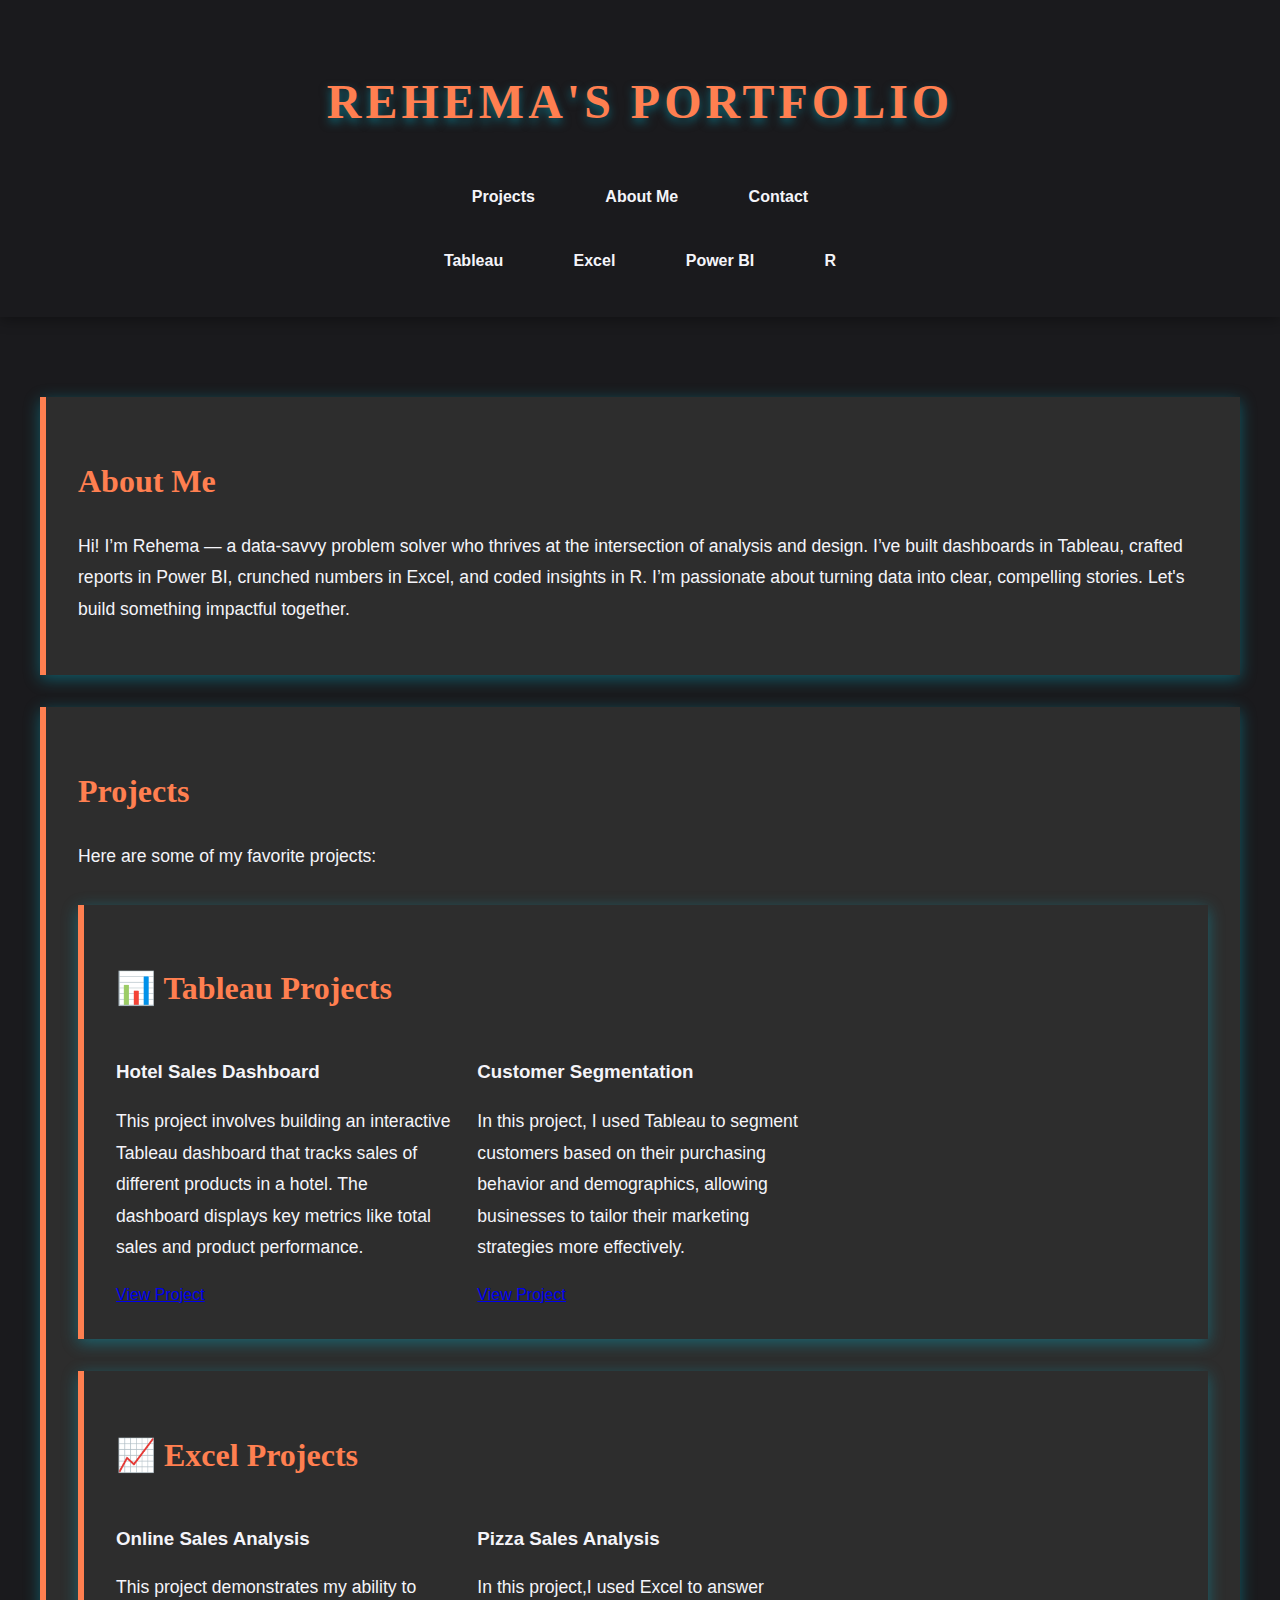
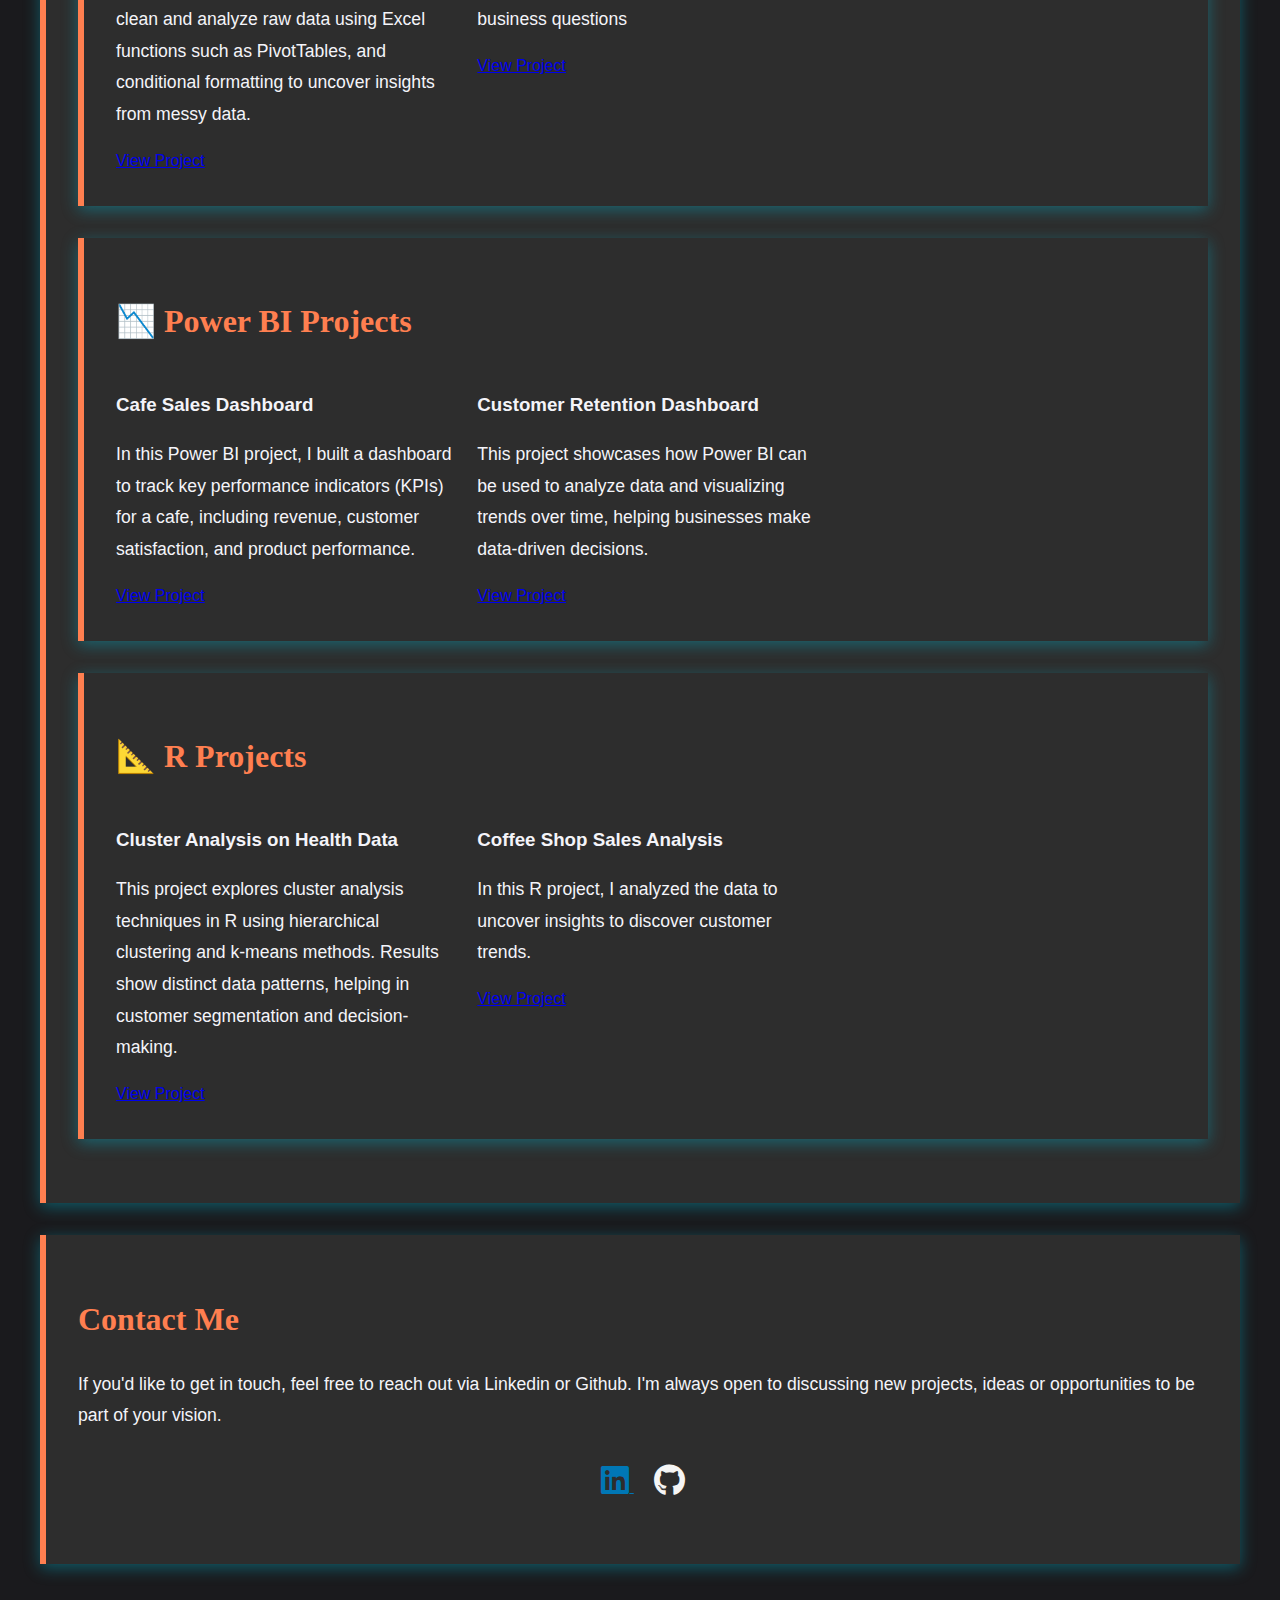
<file: index.html>
<!DOCTYPE html>
<html lang="en">
<head>
  <meta charset="UTF-8" />
  <meta name="viewport" content="width=device-width, initial-scale=1.0"/>
  <title>Rehema's Portfolio</title>
  
<link rel="stylesheet" href="https://cdnjs.cloudflare.com/ajax/libs/font-awesome/6.5.0/css/all.min.css">

  <link rel="stylesheet" href="styles.css" />
</head>
<body>
  <header>
    <h1>Rehema's Portfolio</h1>
    <nav class="main-nav">
        <a href="#projects">Projects</a>
        <a href="#about">About Me</a>
        <a href="#contact">Contact</a>
    </nav> 
    <nav class="projects-nav">
        <a href="#tableau">Tableau</a>
        <a href="#excel">Excel</a>
        <a href="#powerbi">Power BI</a>
        <a href="#r-projects">R</a>
    </nav>
  </header>

  <main>
    <!-- About Me Section -->
    <section class="info-section" id="about">
        <h2>About Me</h2>
        <p>
            Hi! I’m Rehema — a data-savvy problem solver who thrives at the intersection of
            analysis and design. I’ve built dashboards in Tableau, crafted reports in Power BI,
            crunched numbers in Excel, and coded insights in R. I’m passionate about turning
            data into clear, compelling stories. Let's build something impactful together.
        </p>
    </section>

    <!-- Projects Section -->
    <section id="projects" class="project-section">
        <h2>Projects</h2>
        <p>Here are some of my favorite projects:</p>

        <!-- Tableau Projects -->
        <section id="tableau" class="project-section">
            <h2>📊 Tableau Projects</h2>
            <div class="project-container">
                <div class="project-card">
                    <h3>Hotel Sales Dashboard</h3>
                    <p>This project involves building an interactive Tableau dashboard that tracks sales of different products in a hotel. The dashboard displays key metrics like total sales and product performance.</p>
                    <a href="tableau-project1.html" class="project-link">View Project</a>
                </div>
                <div class="project-card">
                    <h3>Customer Segmentation</h3>
                    <p>In this project, I used Tableau to segment customers based on their purchasing behavior and demographics, allowing businesses to tailor their marketing strategies more effectively.</p>
                    <a href="tableau-project2.html" class="project-link">View Project</a>
                </div>
            </div>
        </section>

        <!-- Excel Projects -->
        <section id="excel" class="project-section">
            <h2>📈 Excel Projects</h2>
            <div class="project-container">
                <div class="project-card">
                    <h3>Online Sales Analysis</h3>
                    <p>This project demonstrates my ability to clean and analyze raw data using Excel functions such as PivotTables, and conditional formatting to uncover insights from messy data.</p>
                    <a href="Excel1.html" class="project-link">View Project</a>
                </div>
                <div class="project-card">
                    <h3>Pizza Sales Analysis</h3>
                    <p>In this project,I used Excel to answer business questions</p>
                    <a href="Excel2.html" class="project-link">View Project</a>
                </div>
            </div>
        </section>

        <!-- Power BI Projects -->
        <section id="powerbi" class="project-section">
            <h2>📉 Power BI Projects</h2>
            <div class="project-container">
                <div class="project-card">
                    <h3>Cafe Sales Dashboard</h3>
                    <p>In this Power BI project, I built a dashboard to track key performance indicators (KPIs) for a cafe, including revenue, customer satisfaction, and product performance.</p>
                    <a href="powerbi-project1.html" class="project-link">View Project</a>
                </div>
                <div class="project-card">
                    <h3>Customer Retention Dashboard</h3>
                    <p>This project showcases how Power BI can be used to analyze data and visualizing trends over time, helping businesses make data-driven decisions.</p>
                    <a href="powerbi-project2.html" class="project-link">View Project</a>
                </div>
            </div>
        </section>

        <!-- R Projects -->
        <section id="r-projects" class="project-section">
            <h2>📐 R Projects</h2>
            <div class="project-container">
                <div class="project-card">
                    <h3>Cluster Analysis on Health Data</h3>
                    <p> This project explores cluster analysis techniques in R using hierarchical clustering and k-means methods. Results show distinct data patterns, helping in customer segmentation and 
                        decision-making.</p>
                    <a href="r-project1.html" class="project-link">View Project</a>
                </div>
                <div class="project-card">
                    <h3>Coffee Shop Sales Analysis</h3>
                    <p>In this R project, I analyzed the data to uncover insights to discover customer trends.</p>
                    <a href="r-project2.html" class="project-link">View Project</a>
                </div>
            </div>
        </section>
    </section>

    <!-- Contact Me Section -->
    <section class="info-section" id="contact">
        <h2>Contact Me</h2>
        <p>If you'd like to get in touch, feel free to reach out via Linkedin or Github. I'm always open to discussing new projects, ideas or opportunities to be part of your vision.

        </p>
        <div class="contact-icons" style="text-align: center; margin: 2rem 0;">
            <a href="https://www.linkedin.com/in/RehemaKemunto" target="_blank" style="margin: 0 10px; color: #0077b5;">
                <i class="fab fa-linkedin fa-2x"></i>
            </a>
            <a href="https://github.com/Rem598" target="_blank" style="margin: 0 10px; color: #f5f5f5;">
                <i class="fab fa-github fa-2x"></i>
            </a>
        </div>

    </section>
  </main>

  <script src="script.js"></script>
</body>
</html>
</file>
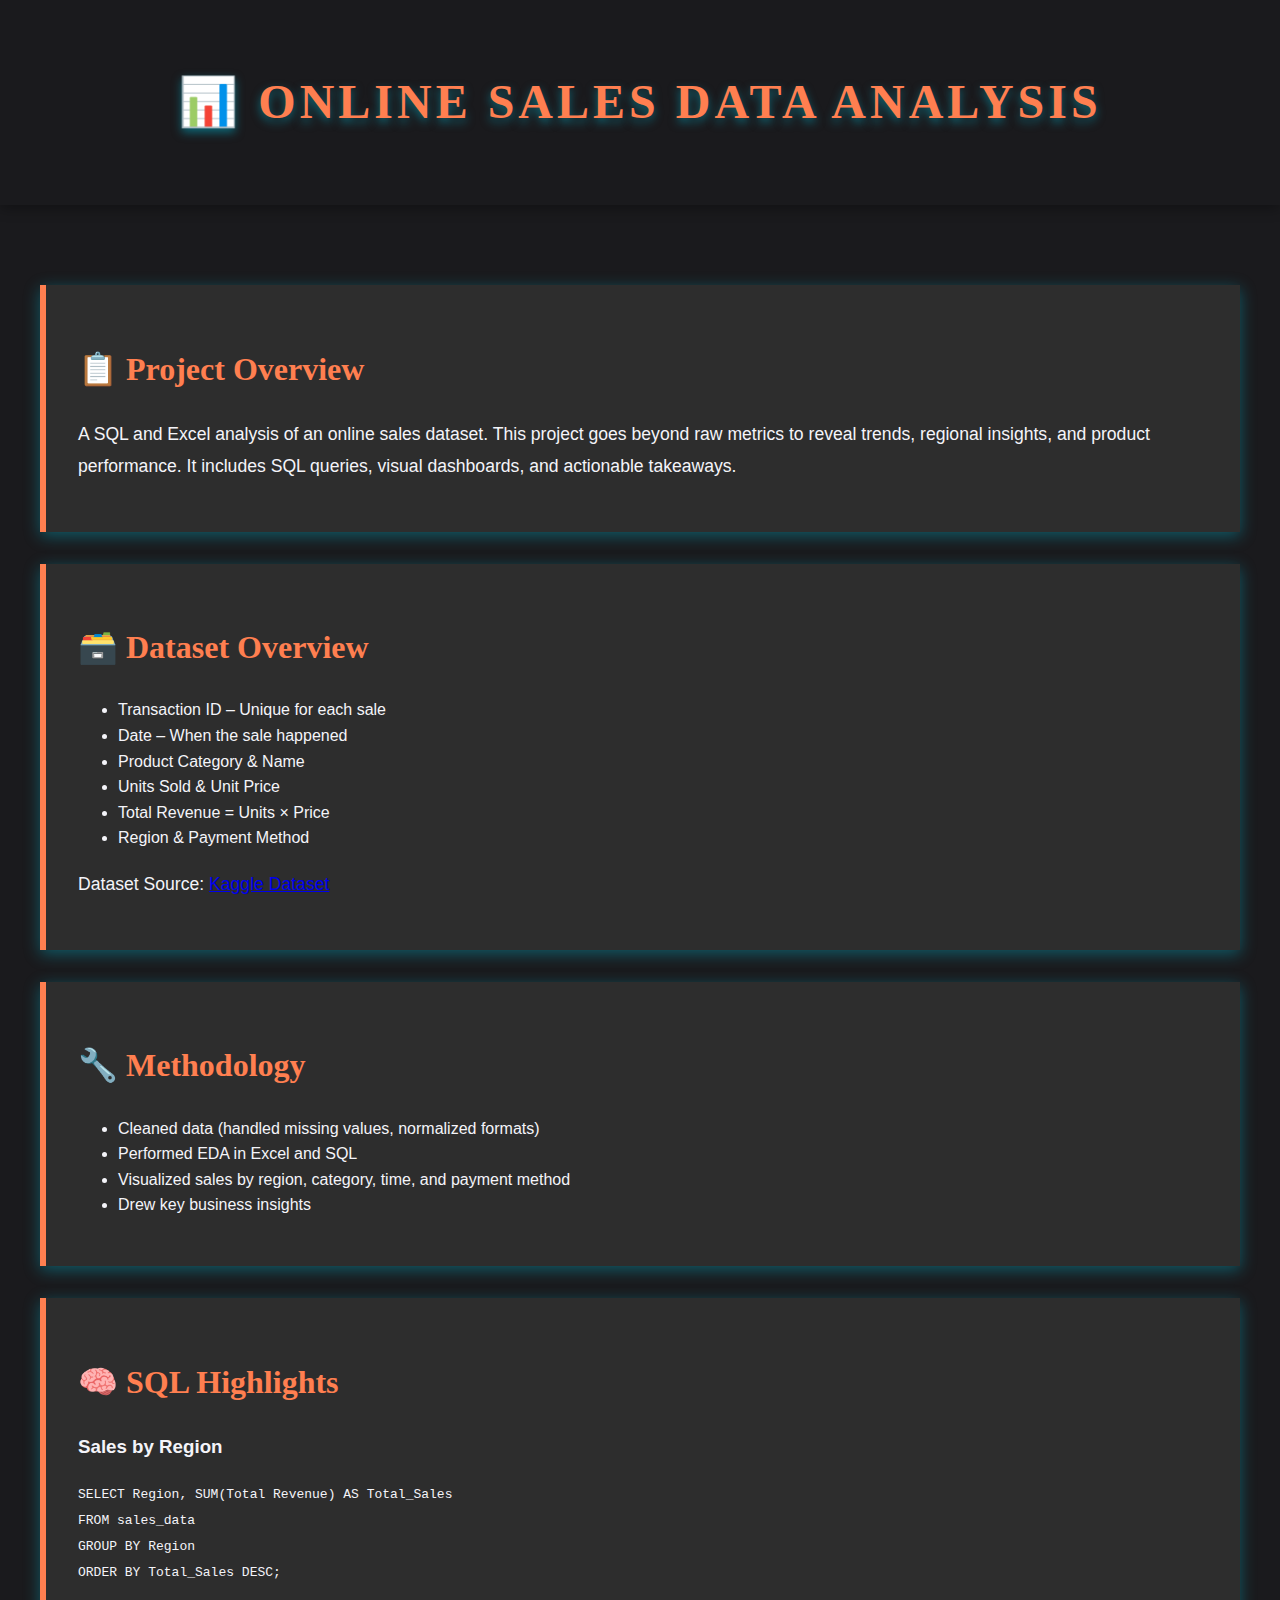
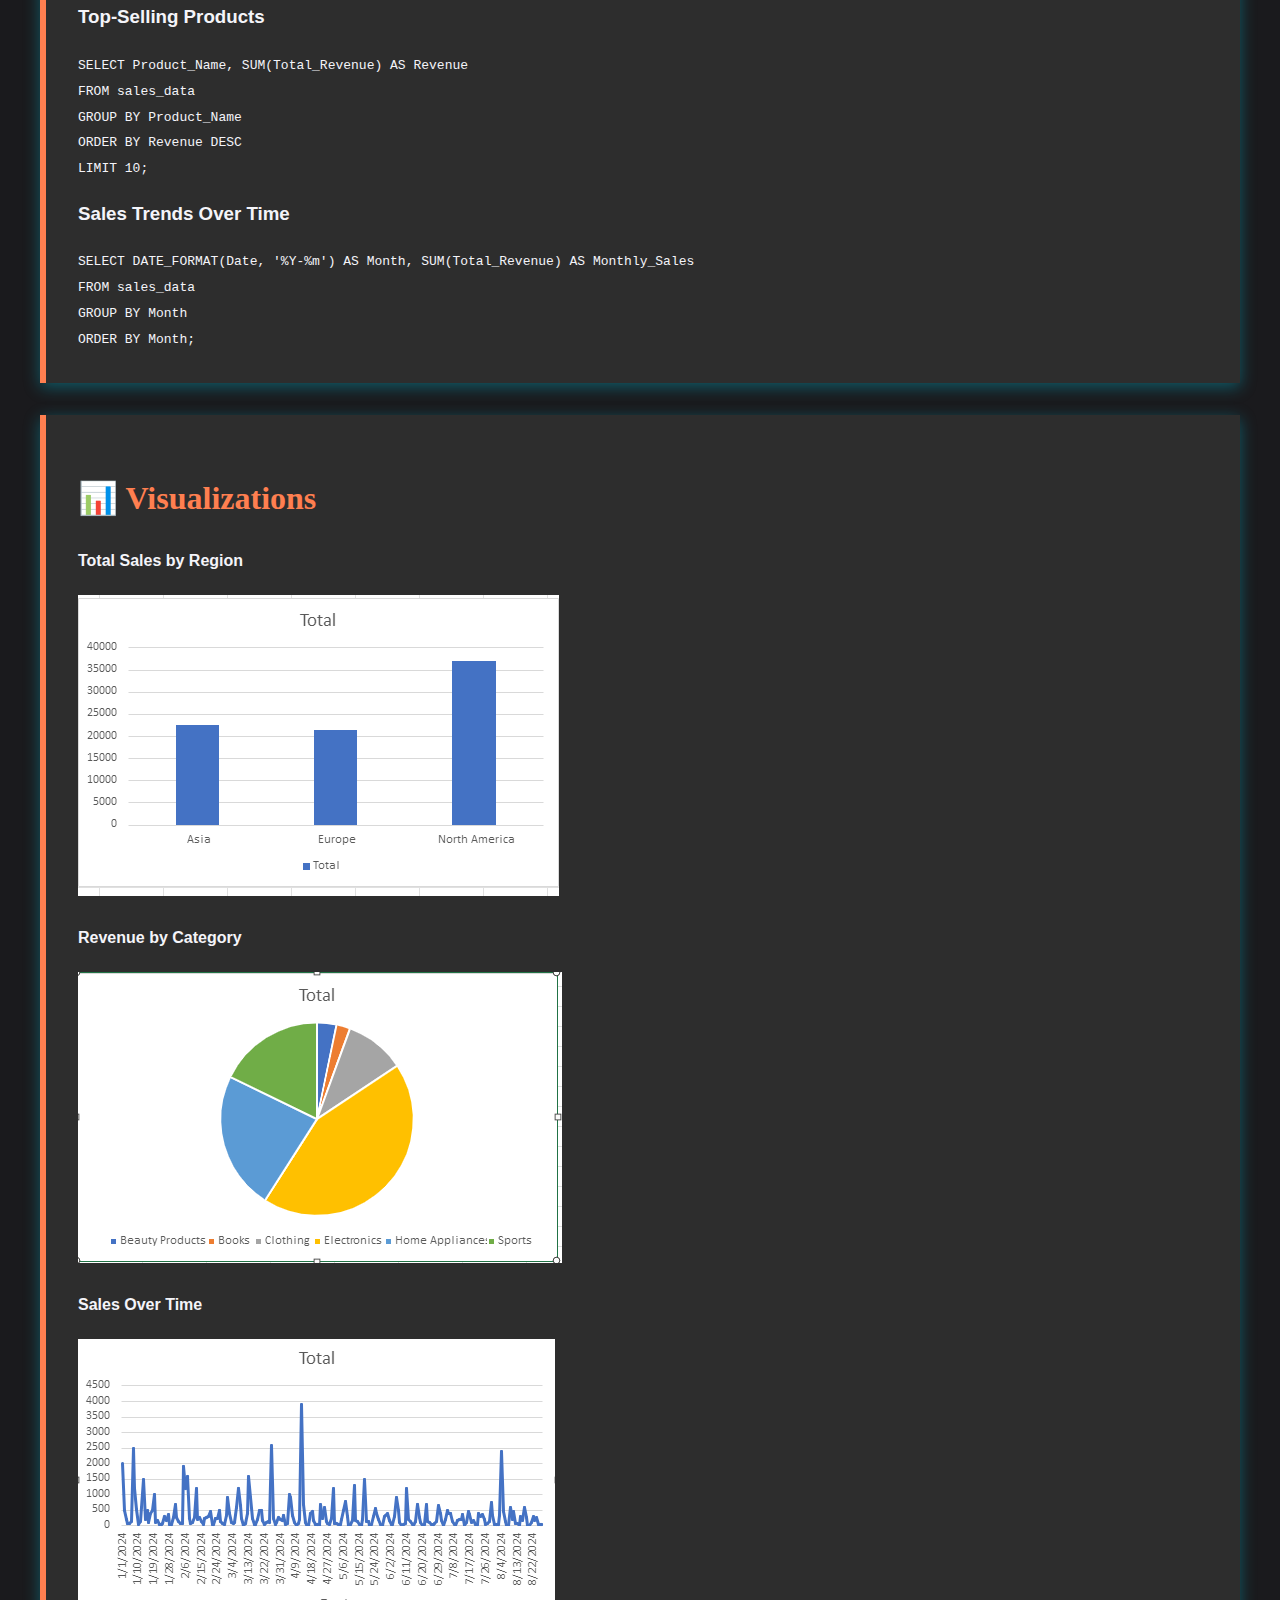
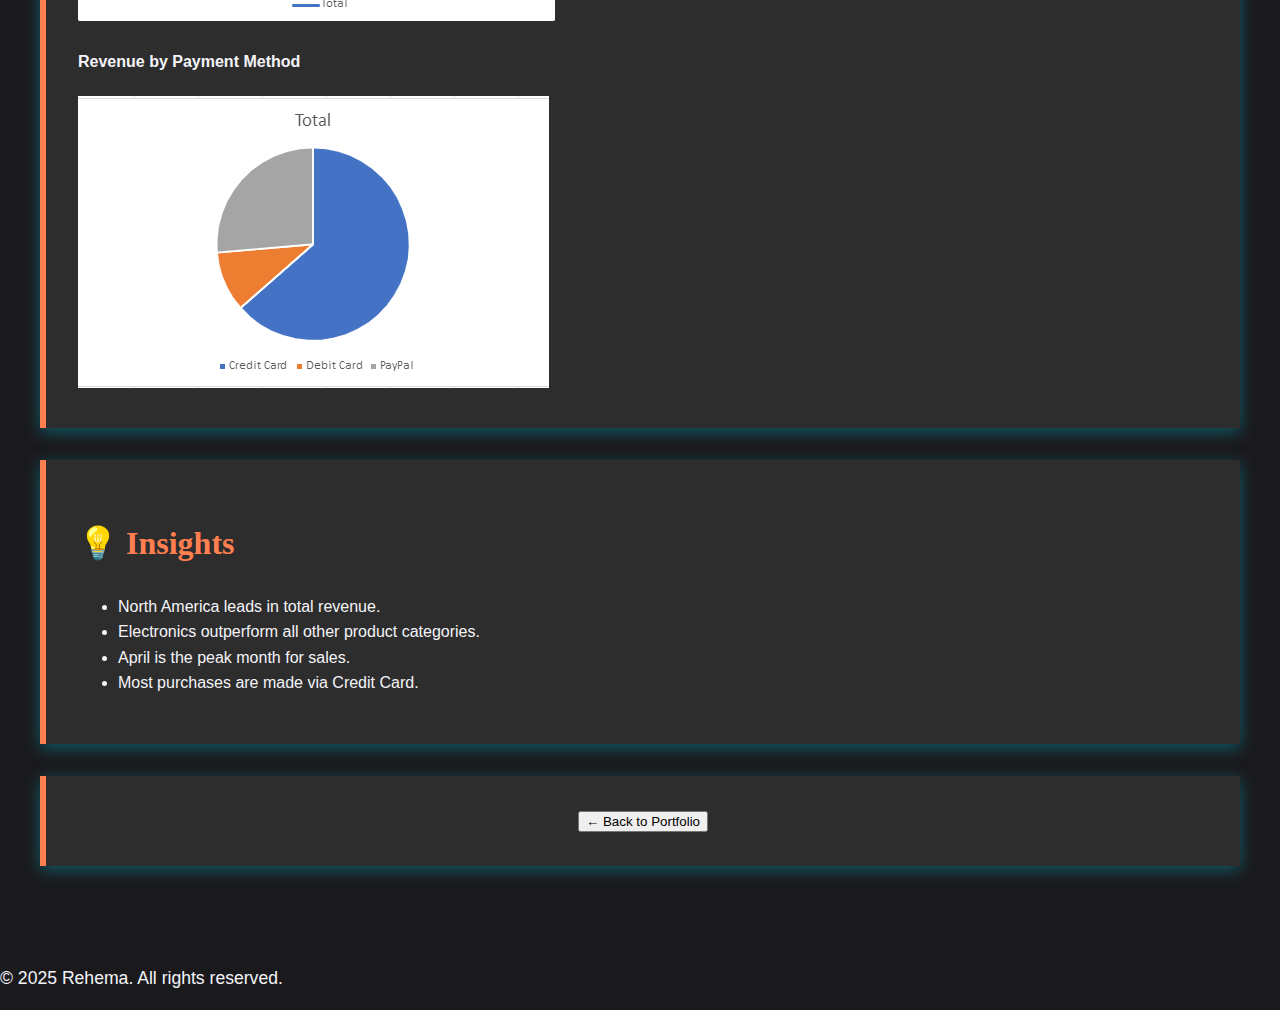
<file: Excel1.html>
<!DOCTYPE html>
<html lang="en">
<head>
  <meta charset="UTF-8" />
  <meta name="viewport" content="width=device-width, initial-scale=1.0"/>
  <title>Online Sales Data Analysis</title>
  <link rel="stylesheet" href="styles.css" />
</head>
<body>

  <!-- Header -->
  <header>
    <h1>📊 Online Sales Data Analysis</h1>
  </header>

  <main>

    <!-- Project Overview -->
    <section class="info-section project-box">
      <h2>📋 Project Overview</h2>
      <p>
        A SQL and Excel analysis of an online sales dataset. This project goes beyond raw metrics
        to reveal trends, regional insights, and product performance. It includes SQL queries,
        visual dashboards, and actionable takeaways.
      </p>
    </section>

    <!-- Dataset -->
    <section class="info-section project-box">
      <h2>🗃️ Dataset Overview</h2>
      <ul>
        <li>Transaction ID – Unique for each sale</li>
        <li>Date – When the sale happened</li>
        <li>Product Category & Name</li>
        <li>Units Sold & Unit Price</li>
        <li>Total Revenue = Units × Price</li>
        <li>Region & Payment Method</li>
      </ul>
      <p>
        Dataset Source:
        <a href="https://www.kaggle.com/datasets/shreyanshverma27/online-sales-dataset-popular-marketplace-data"
           target="_blank">
          Kaggle Dataset
        </a>
      </p>
    </section>

    <!-- Methodology -->
    <section class="info-section project-box">
      <h2>🔧 Methodology</h2>
      <ul>
        <li>Cleaned data (handled missing values, normalized formats)</li>
        <li>Performed EDA in Excel and SQL</li>
        <li>Visualized sales by region, category, time, and payment method</li>
        <li>Drew key business insights</li>
      </ul>
    </section>

    <!-- SQL Queries -->
    <section class="info-section project-box">
      <h2>🧠 SQL Highlights</h2>

      <h3>Sales by Region</h3>
      <div class="query-block">
        <code>
          SELECT Region, SUM(Total Revenue) AS Total_Sales<br>
          FROM sales_data<br>
          GROUP BY Region<br>
          ORDER BY Total_Sales DESC;
        </code>
      </div>

      <h3>Top-Selling Products</h3>
      <div class="query-block">
        <code>
          SELECT Product_Name, SUM(Total_Revenue) AS Revenue<br>
          FROM sales_data<br>
          GROUP BY Product_Name<br>
          ORDER BY Revenue DESC<br>
          LIMIT 10;
        </code>
      </div>

      <h3>Sales Trends Over Time</h3>
      <div class="query-block">
        <code>
          SELECT DATE_FORMAT(Date, '%Y-%m') AS Month, SUM(Total_Revenue) AS Monthly_Sales<br>
          FROM sales_data<br>
          GROUP BY Month<br>
          ORDER BY Month;
        </code>
      </div>
    </section>

    <!-- Visuals -->
    <section class="info-section project-box">
      <h2>📊 Visualizations</h2>

      <div class="image-container">
        <h4>Total Sales by Region</h4>
        <img src="Total Sales by region.jpg" alt="Sales by Region" />
      </div>

      <div class="image-container">
        <h4>Revenue by Category</h4>
        <img src="Total Revenue by category.jpg" alt="Revenue by Category" />
      </div>

      <div class="image-container">
        <h4>Sales Over Time</h4>
        <img src="Revenue over Time.jpg" alt="Sales Over Time" />
      </div>

      <div class="image-container">
        <h4>Revenue by Payment Method</h4>
        <img src="Revenue by payment method.jpg" alt="Payment Methods" />
      </div>
    </section>

    <!-- Insights -->
    <section class="info-section project-box">
      <h2>💡 Insights</h2>
      <ul>
        <li>North America leads in total revenue.</li>
        <li>Electronics outperform all other product categories.</li>
        <li>April is the peak month for sales.</li>
        <li>Most purchases are made via Credit Card.</li>
      </ul>
    </section>

    <!-- Back Button -->
    <div class="info-section" style="text-align: center; margin-top: 2rem;">
      <button onclick="window.location.href='index.html'" class="btn">← Back to Portfolio</button>
    </div>
    
  </main>

  <footer>
    <p>&copy; 2025 Rehema. All rights reserved.</p>
  </footer>

</body>
</html>
</file>
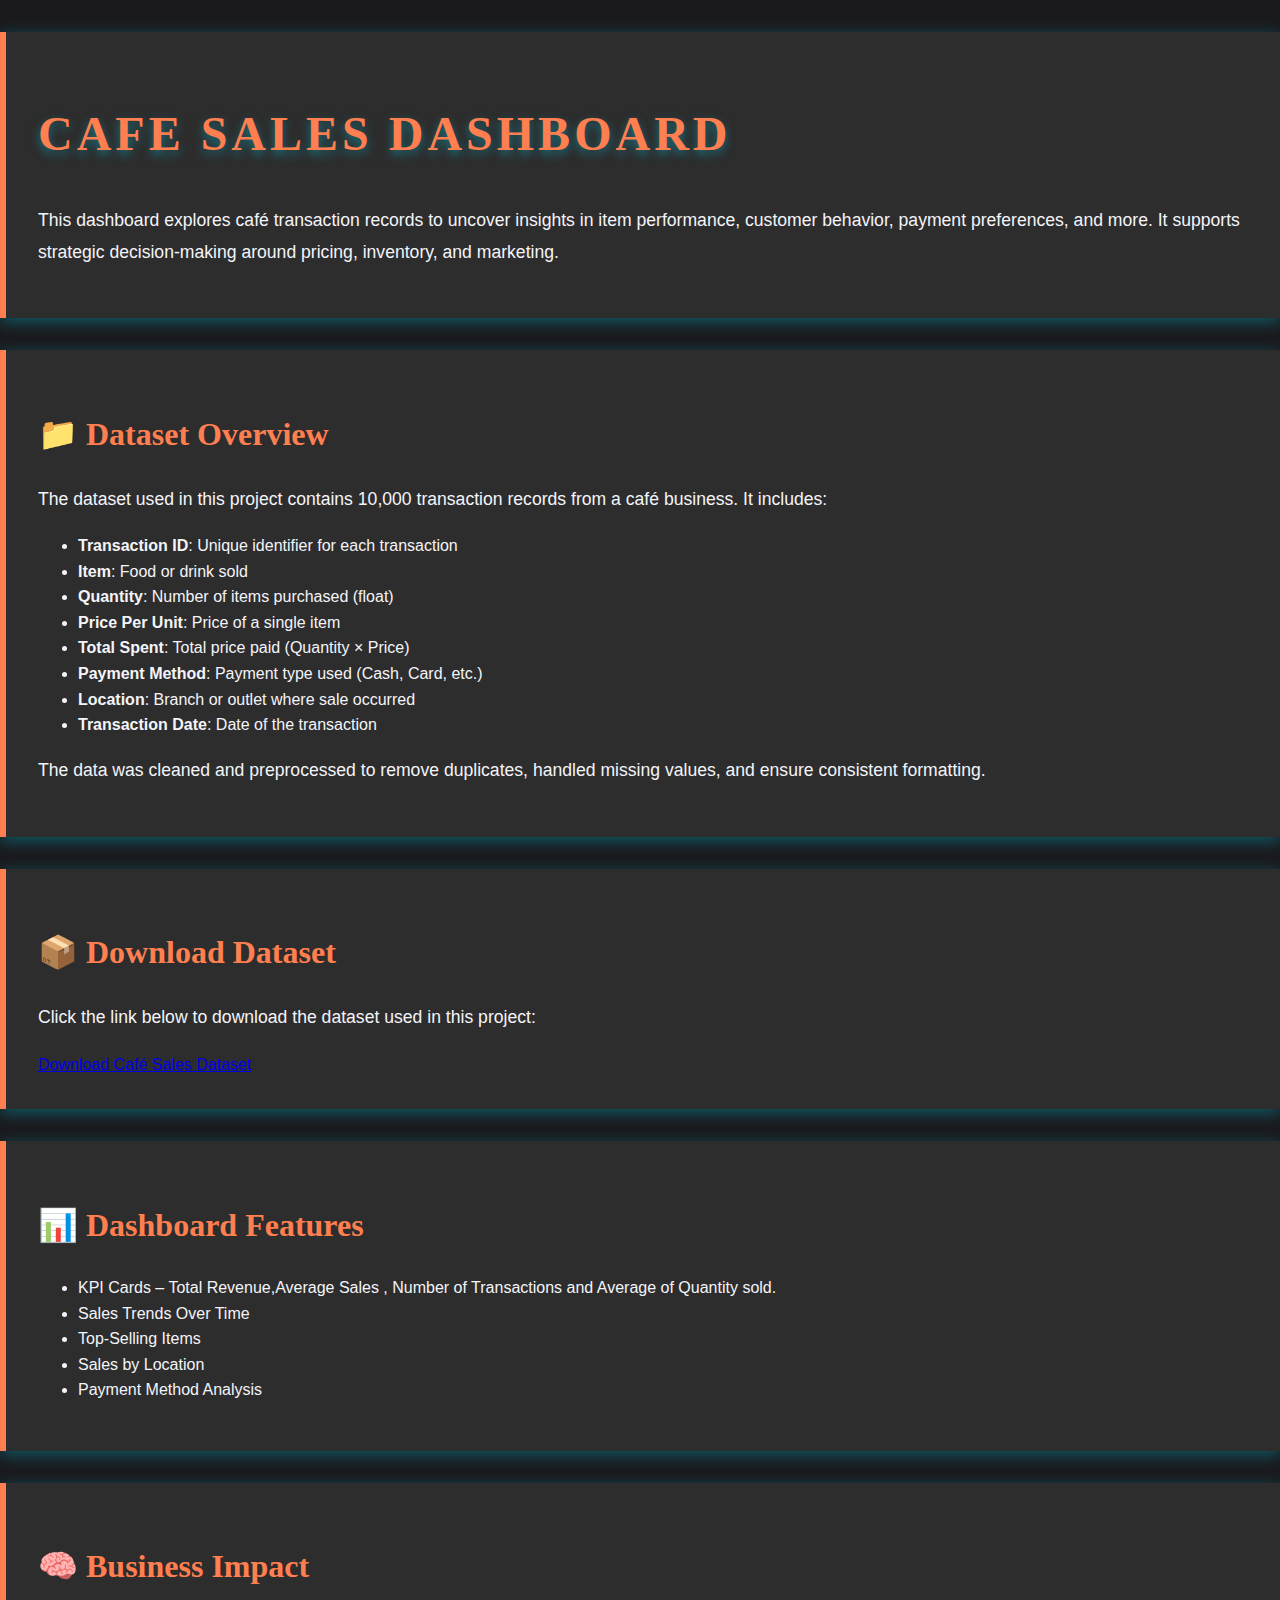
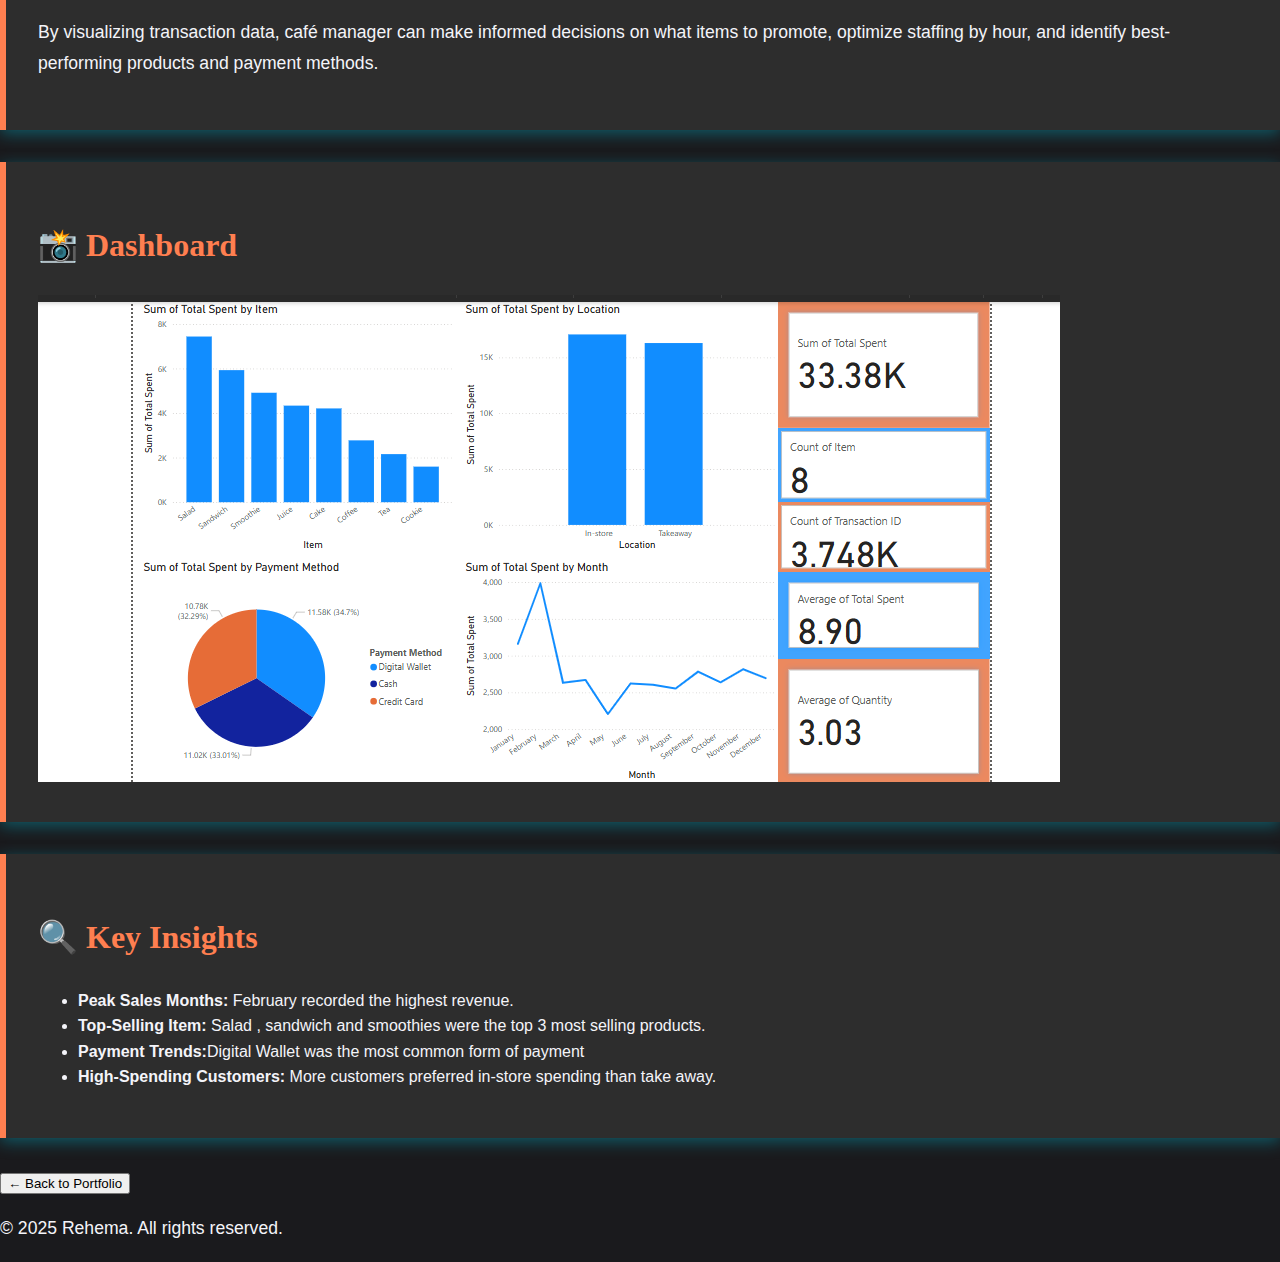
<file: powerbi-project1.html>
<!DOCTYPE html>
<html lang="en">
<head>
  <meta charset="UTF-8" />
  <meta name="viewport" content="width=device-width, initial-scale=1.0"/>
  <title>Café Sales Analysis</title>
      <link rel="stylesheet" href="styles.css" />

</head>
<body>
  <section class="info-section project-box">
    <h1> Cafe Sales Dashboard</h1>
    <p>This dashboard explores café transaction records to uncover insights in item performance, customer behavior, payment preferences, and more. It supports strategic decision-making around pricing, inventory, and marketing.</p>
  </section>

  <section class="info-section project-box">
      <h2>📁 Dataset Overview</h2>
      <p>The dataset used in this project contains 10,000 transaction records from a café business. It includes:</p>
      <ul>
        <li><strong>Transaction ID</strong>: Unique identifier for each transaction</li>
        <li><strong>Item</strong>: Food or drink sold</li>
        <li><strong>Quantity</strong>: Number of items purchased (float)</li>
        <li><strong>Price Per Unit</strong>: Price of a single item</li>
        <li><strong>Total Spent</strong>: Total price paid (Quantity × Price)</li>
        <li><strong>Payment Method</strong>: Payment type used (Cash, Card, etc.)</li>
        <li><strong>Location</strong>: Branch or outlet where sale occurred</li>
        <li><strong>Transaction Date</strong>: Date of the transaction</li>
      </ul>
        <p>The data was cleaned and preprocessed to remove duplicates, handled missing values, and ensure consistent formatting.  </p>
    </section>
    
    <section class="info-section project-box">
      <h2>📦 Download Dataset</h2>
      <p>Click the link below to download the dataset used in this project:</p>
      <a class="dataset-link" href="https://www.kaggle.com/datasets/akritisaha123/caf-sales-transactions-cleaned-dataset" target="_blank">Download Café Sales Dataset</a>
    </section>

    <section class="info-section project-box">
      <h2>📊 Dashboard Features</h2>
      <ul>
        <li>KPI Cards – Total Revenue,Average Sales , Number of Transactions and Average of Quantity sold.</li>
        <li>Sales Trends Over Time</li>
        <li>Top-Selling Items</li>
        <li>Sales by Location</li>
        <li>Payment Method Analysis</li>
        
      </ul>
    </section>

    <section class="info-section project-box">
      <h2>🧠 Business Impact</h2>
      <p>By visualizing transaction data, café manager can make informed decisions on what items to promote, optimize staffing by hour, and identify best-performing products and payment methods.</p>
    </section>

    

    <section class="info-section project-box">
      <h2>📸 Dashboard </h2>
      <img src="Cafe Dashboard.png" alt="Power BI Dashboard" class="dashboard-img"/>
    </section>

   <section class="info-section project-box">
    <h2>🔍 Key Insights</h2>
    <ul></li>
        <li><strong>Peak Sales Months:</strong> February recorded the highest revenue.</li>
        <li><strong>Top-Selling Item:</strong> Salad , sandwich and smoothies were the top 3 most selling products.</li>
        <li><strong>Payment Trends:</strong>Digital Wallet was the most common form of payment</li>
        <li><strong>High-Spending Customers:</strong> More customers preferred in-store spending than take away.</li>
        
    </ul>
    </section


    <div class="info-section" style="text-align: center; margin-top: 2rem;">
      <button onclick="window.location.href='index.html'" class="btn">← Back to Portfolio</button>
    </div>

   <footer>
        <p>&copy; 2025 Rehema. All rights reserved.</p>
    </footer>


</body>
</html>
</file>
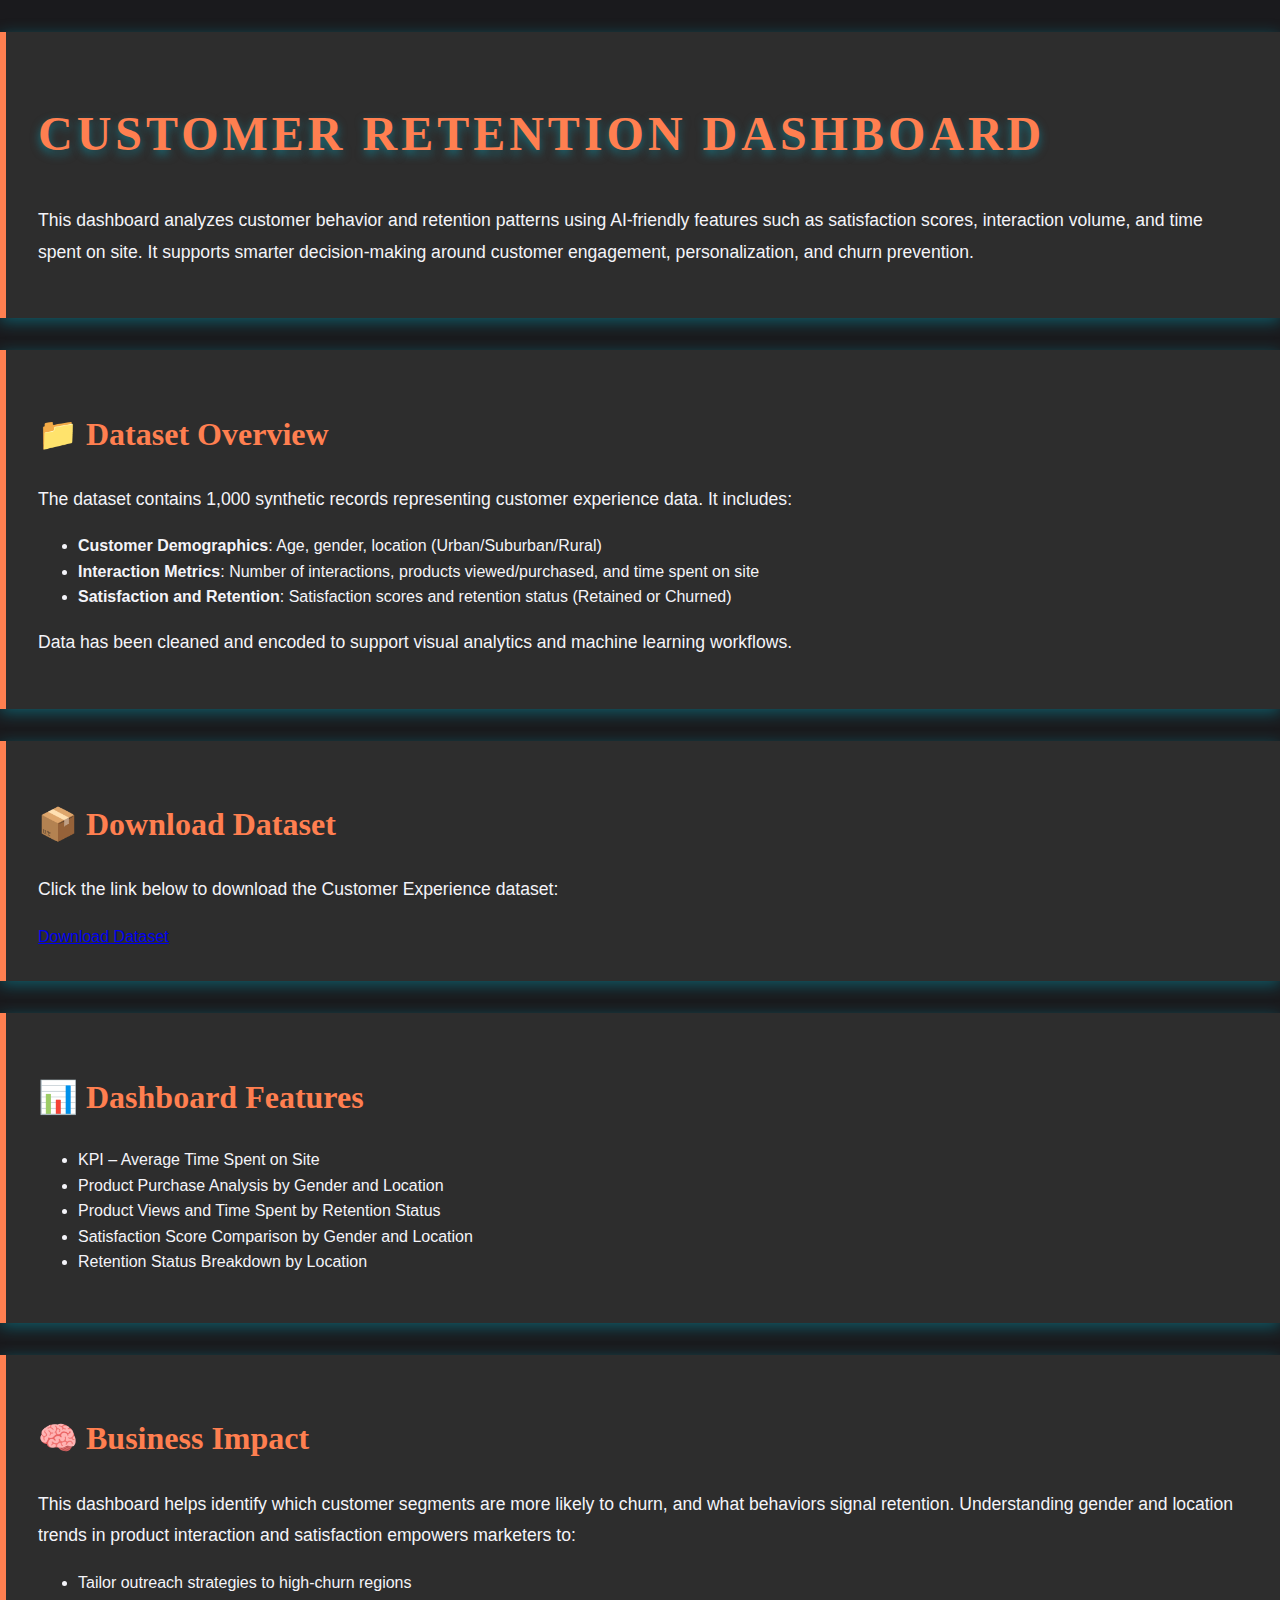
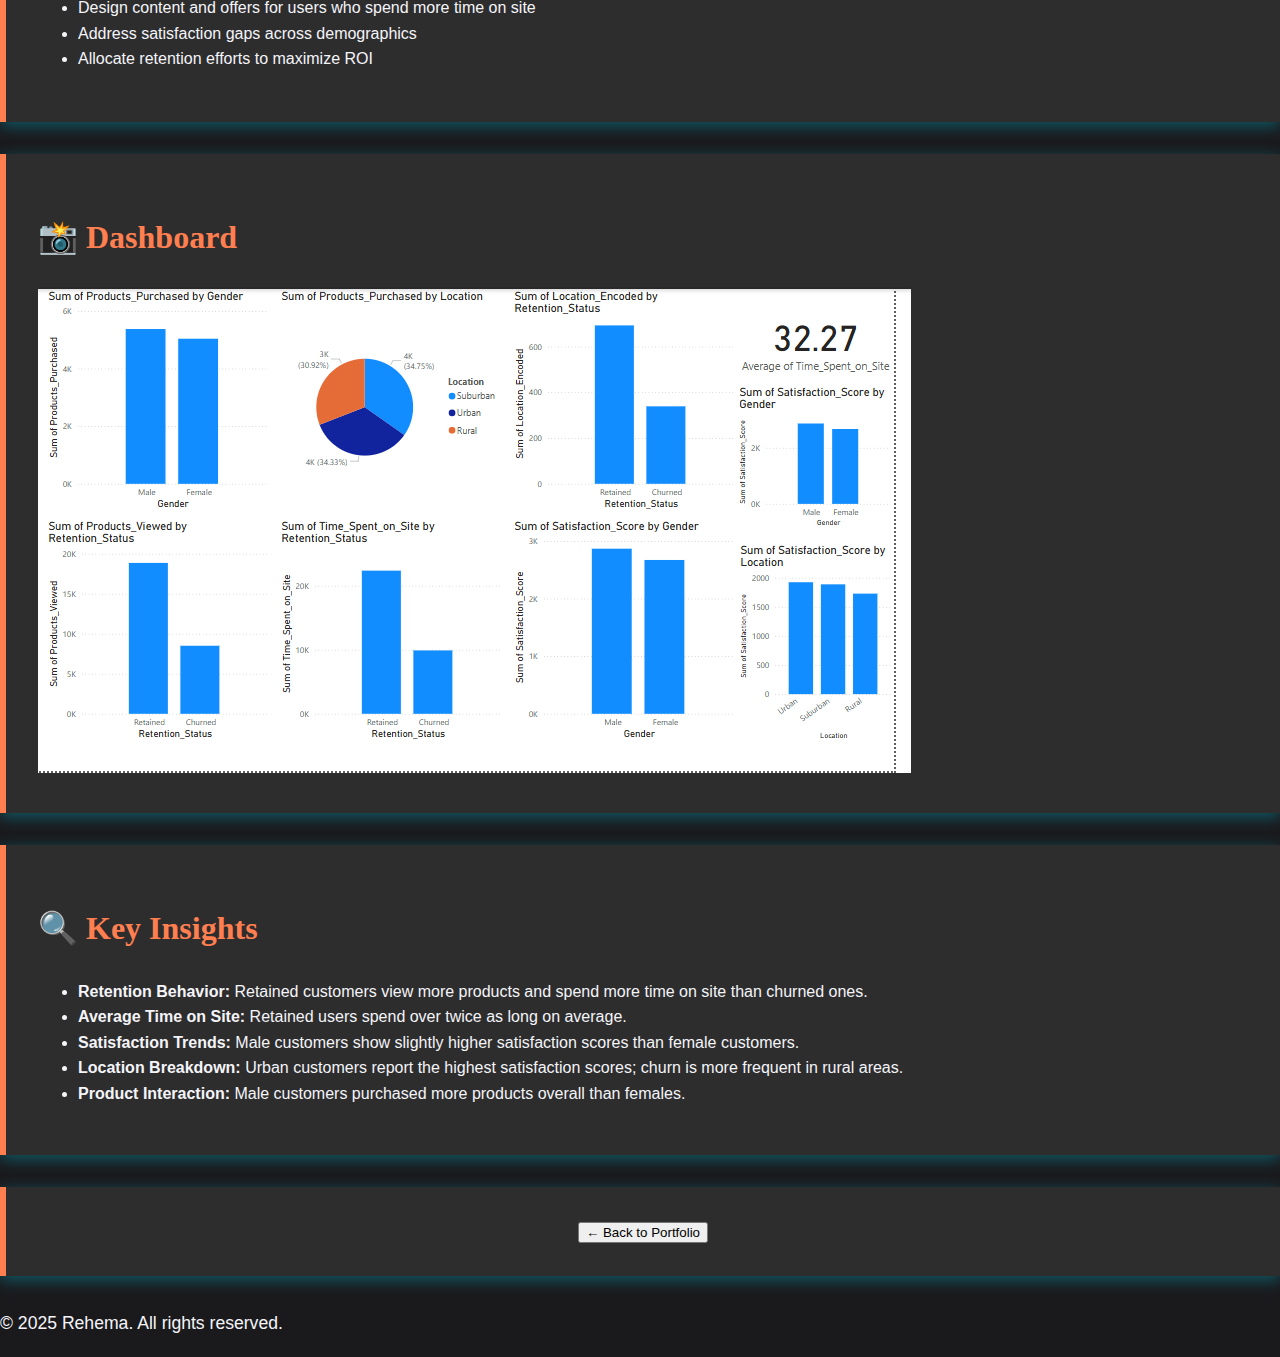
<file: powerbi-project2.html>
<!DOCTYPE html>
<html lang="en">
<head>
  <meta charset="UTF-8" />
  <meta name="viewport" content="width=device-width, initial-scale=1.0"/>
  <title>Customer Satisfaction and Retention Dashboard</title>
  <link rel="stylesheet" href="styles.css" />
</head>
<body>
  <section class="info-section project-box">
    <h1>Customer Retention Dashboard</h1>
    <p>This dashboard analyzes customer behavior and retention patterns using AI-friendly features such as satisfaction scores, interaction volume, and time spent on site. It supports smarter decision-making around customer engagement, personalization, and churn prevention.</p>
  </section>

  <section class="info-section project-box">
    <h2>📁 Dataset Overview</h2>
    <p>The dataset contains 1,000 synthetic records representing customer experience data. It includes:</p>
    <ul>
      <li><strong>Customer Demographics</strong>: Age, gender, location (Urban/Suburban/Rural)</li>
      <li><strong>Interaction Metrics</strong>: Number of interactions, products viewed/purchased, and time spent on site</li>
      <li><strong>Satisfaction and Retention</strong>: Satisfaction scores and retention status (Retained or Churned)</li>
    </ul>
    <p>Data has been cleaned and encoded to support visual analytics and machine learning workflows.</p>
  </section>

  <section class="info-section project-box">
    <h2>📦 Download Dataset</h2>
    <p>Click the link below to download the Customer Experience dataset:</p>
    <a class="dataset-link" href="https://www.kaggle.com/datasets/ziya07/customer-experience-dataset" target="_blank">Download  Dataset</a>
  </section>

  <section class="info-section project-box">
    <h2>📊 Dashboard Features</h2>
    <ul>
      <li>KPI – Average Time Spent on Site</li>
      <li>Product Purchase Analysis by Gender and Location</li>
      <li>Product Views and Time Spent by Retention Status</li>
      <li>Satisfaction Score Comparison by Gender and Location</li>
      <li>Retention Status Breakdown by Location</li>
    </ul>
  </section>

  <section class="info-section project-box">
    <h2>🧠 Business Impact</h2>
    <p>This dashboard helps identify which customer segments are more likely to churn, and what behaviors signal retention. Understanding gender and location trends in product interaction and satisfaction empowers marketers to:
      <ul>
        <li>Tailor outreach strategies to high-churn regions</li>
        <li>Design content and offers for users who spend more time on site</li>
        <li>Address satisfaction gaps across demographics</li>
        <li>Allocate retention efforts to maximize ROI</li>
      </ul>
    </p>
  </section>

  <section class="info-section project-box">
    <h2>📸 Dashboard</h2>
    <img src="Customer Retention.png" alt="Power BI Dashboard" class="dashboard-img"/>
  </section>

  <section class="info-section project-box">
    <h2>🔍 Key Insights</h2>
    <ul>
      <li><strong>Retention Behavior:</strong> Retained customers view more products and spend more time on site than churned ones.</li>
      <li><strong>Average Time on Site:</strong> Retained users spend over twice as long on average.</li>
      <li><strong>Satisfaction Trends:</strong> Male customers show slightly higher satisfaction scores than female customers.</li>
      <li><strong>Location Breakdown:</strong> Urban customers report the highest satisfaction scores; churn is more frequent in rural areas.</li>
      <li><strong>Product Interaction:</strong> Male customers purchased more products overall than females.</li>
    </ul>
  </section>

  <div class="info-section" style="text-align: center; margin-top: 2rem;">
    <button onclick="window.location.href='index.html'" class="btn">← Back to Portfolio</button>
  </div>

  <footer>
    <p>&copy; 2025 Rehema. All rights reserved.</p>
  </footer>
</body>
</html>
</file>
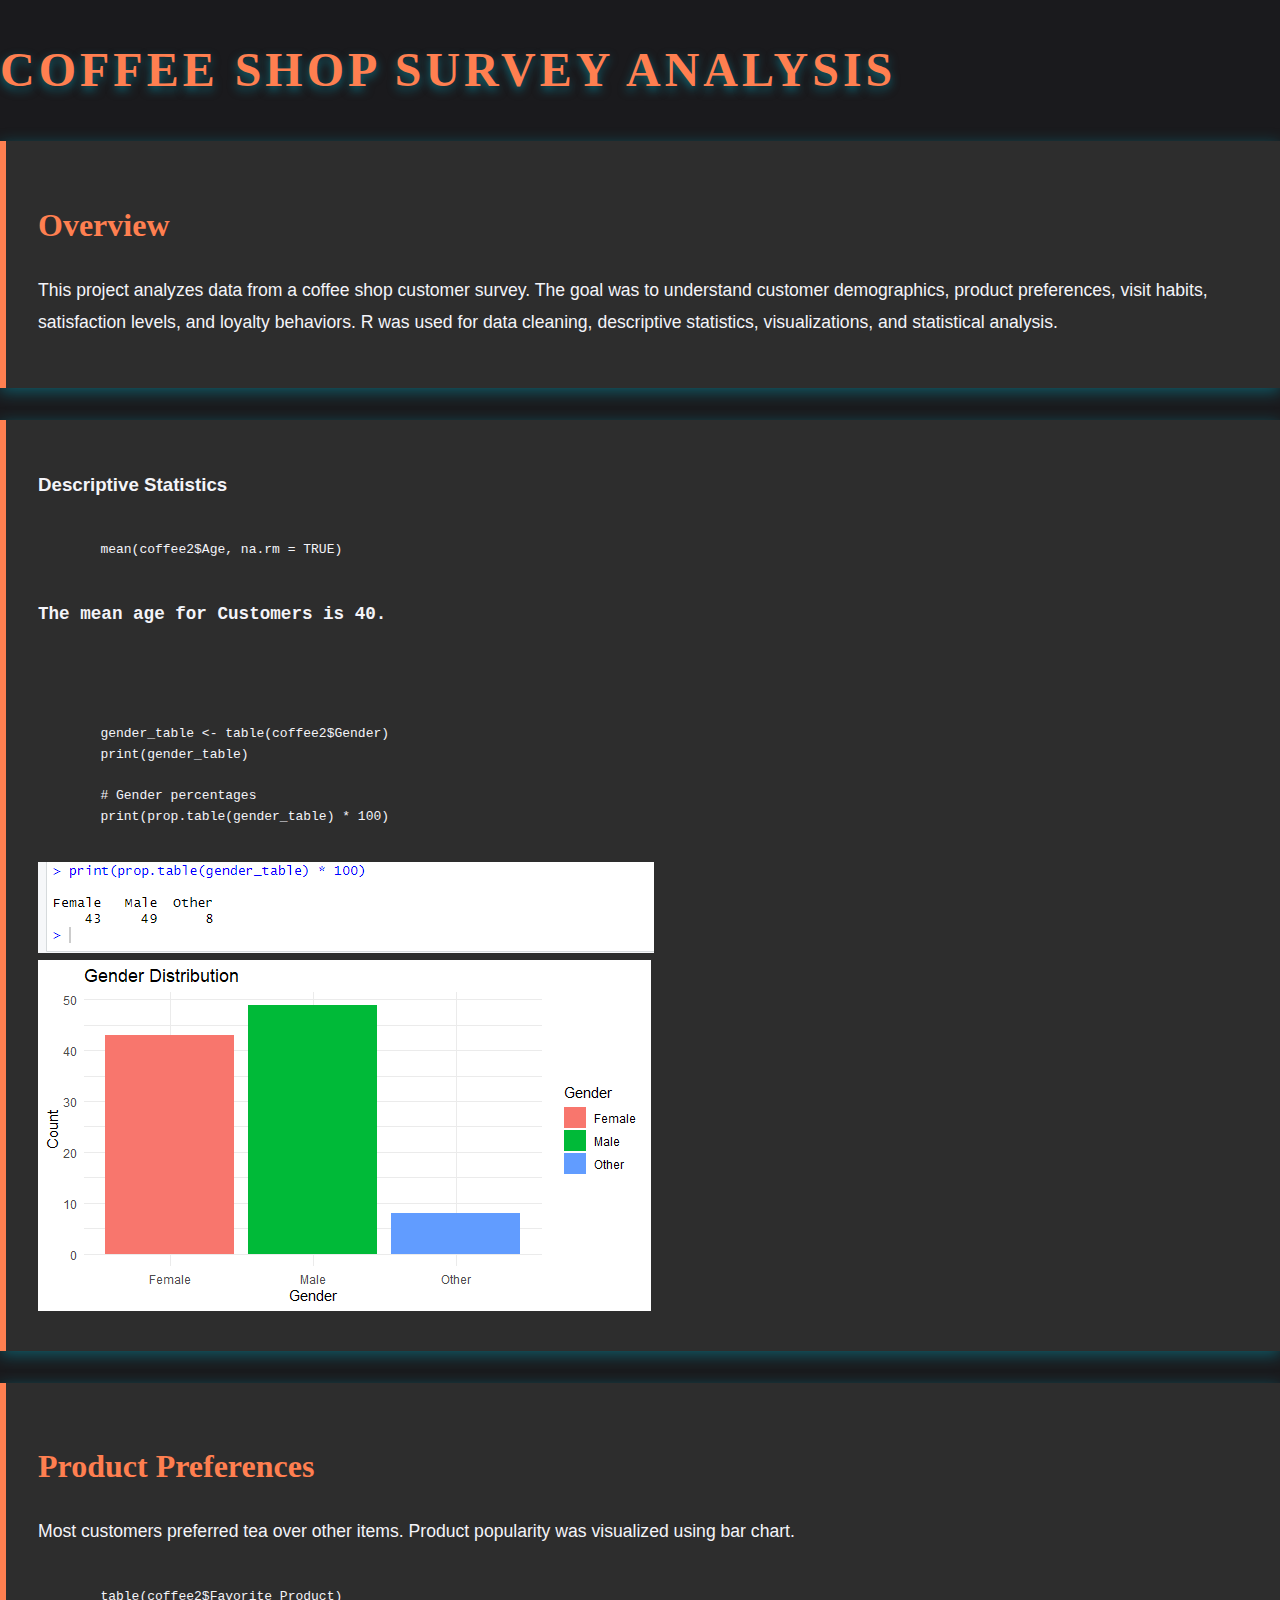
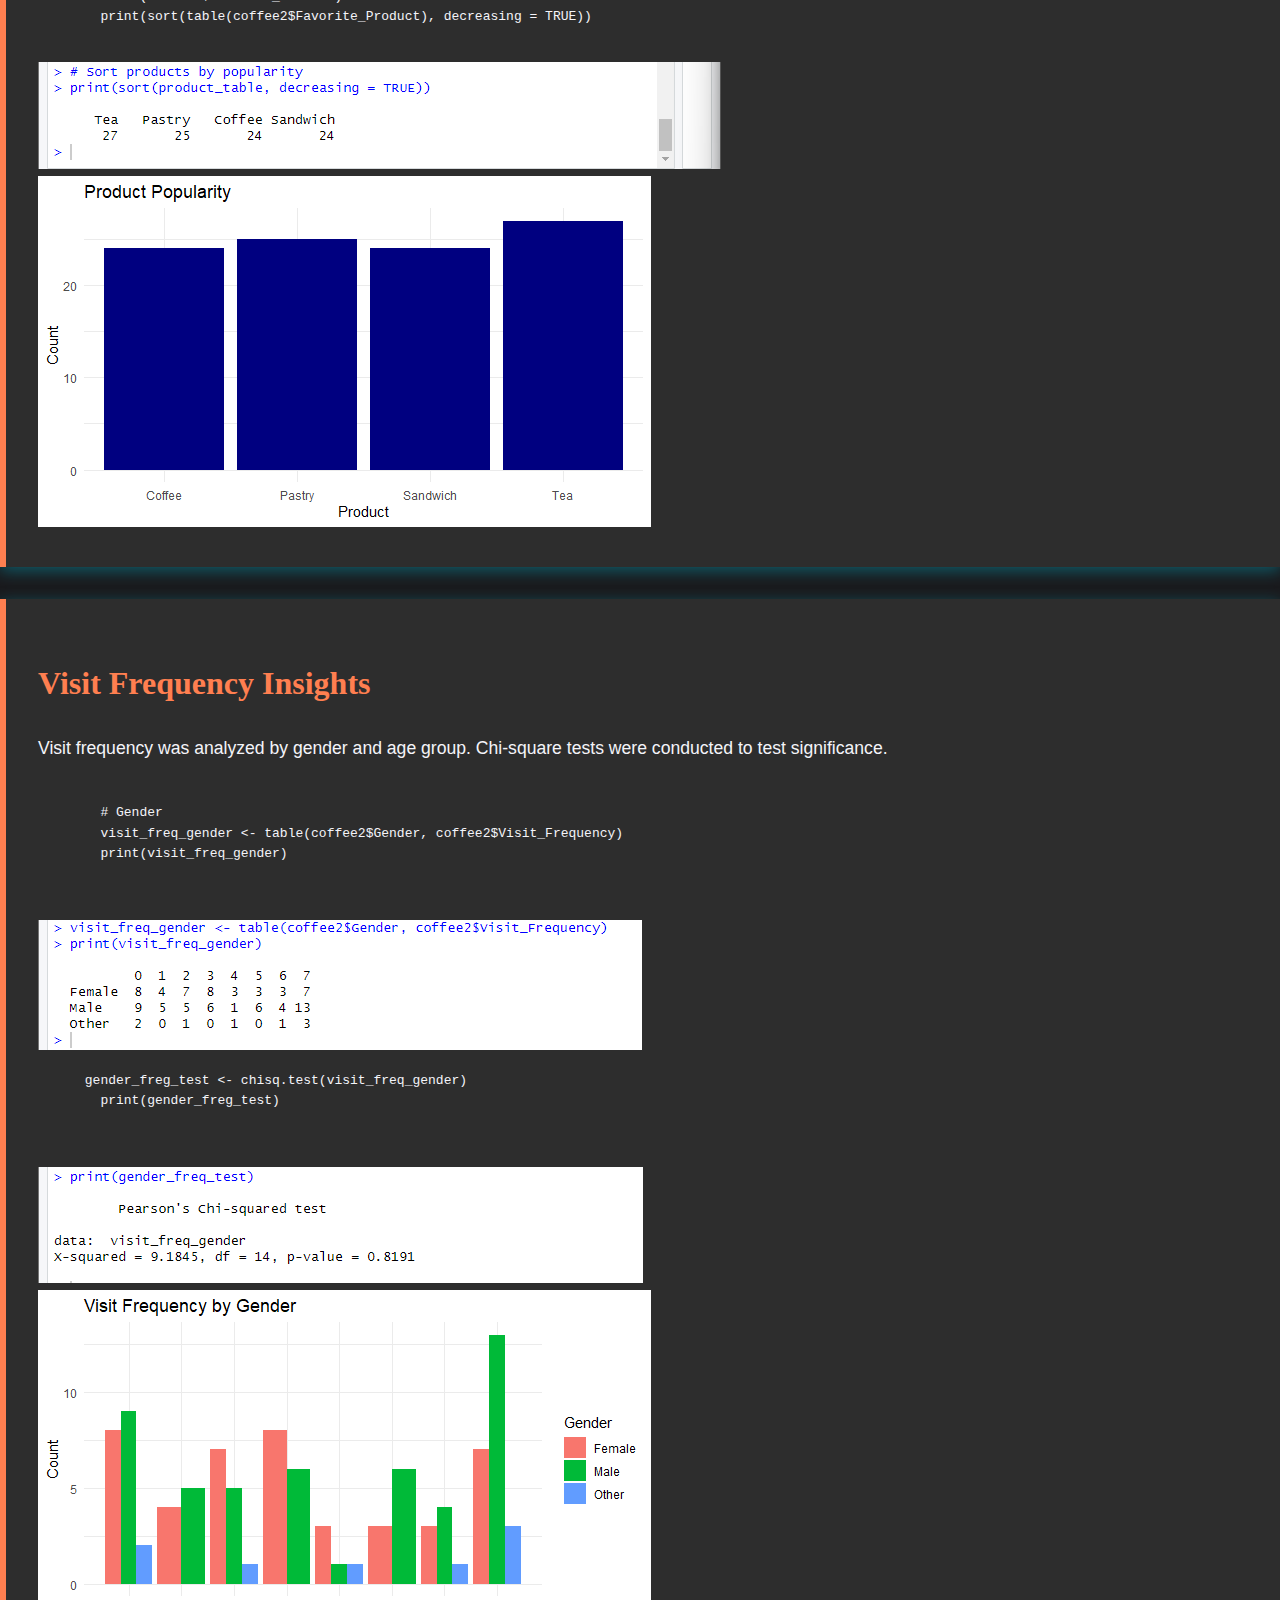
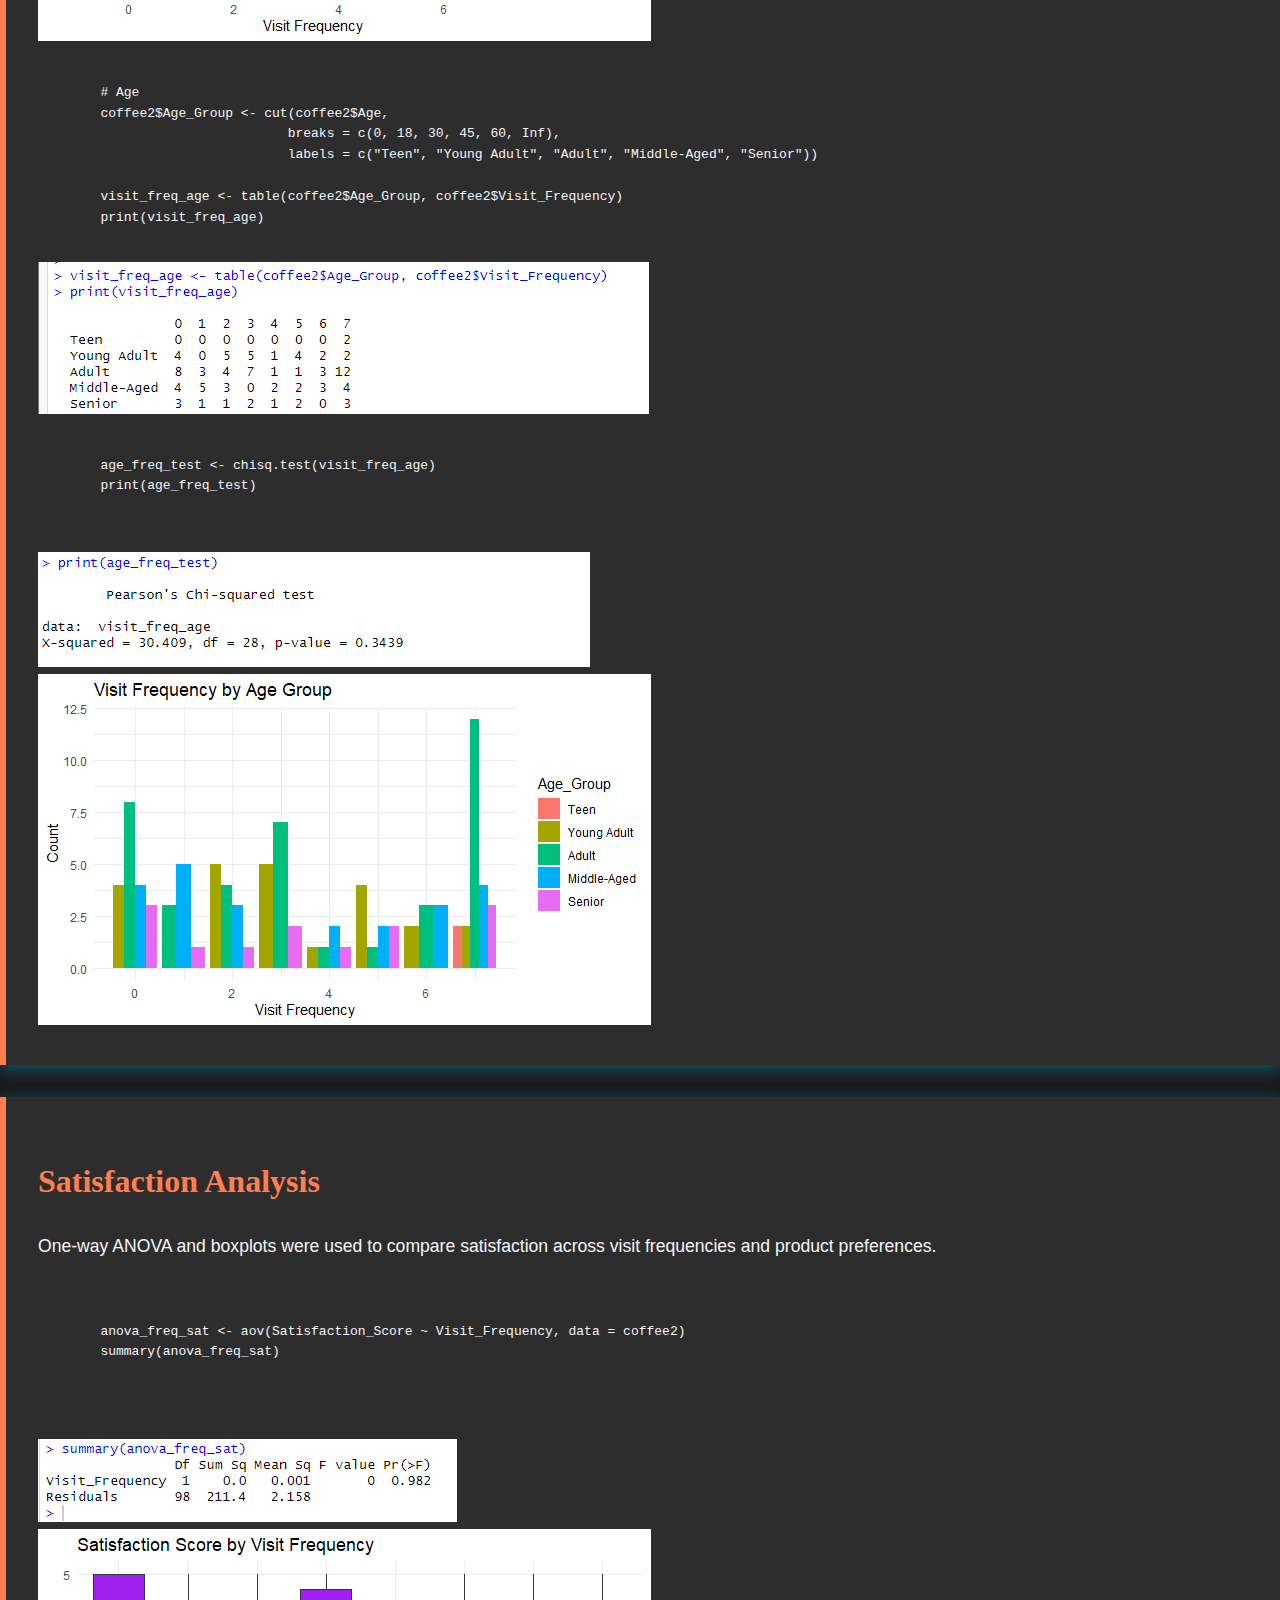
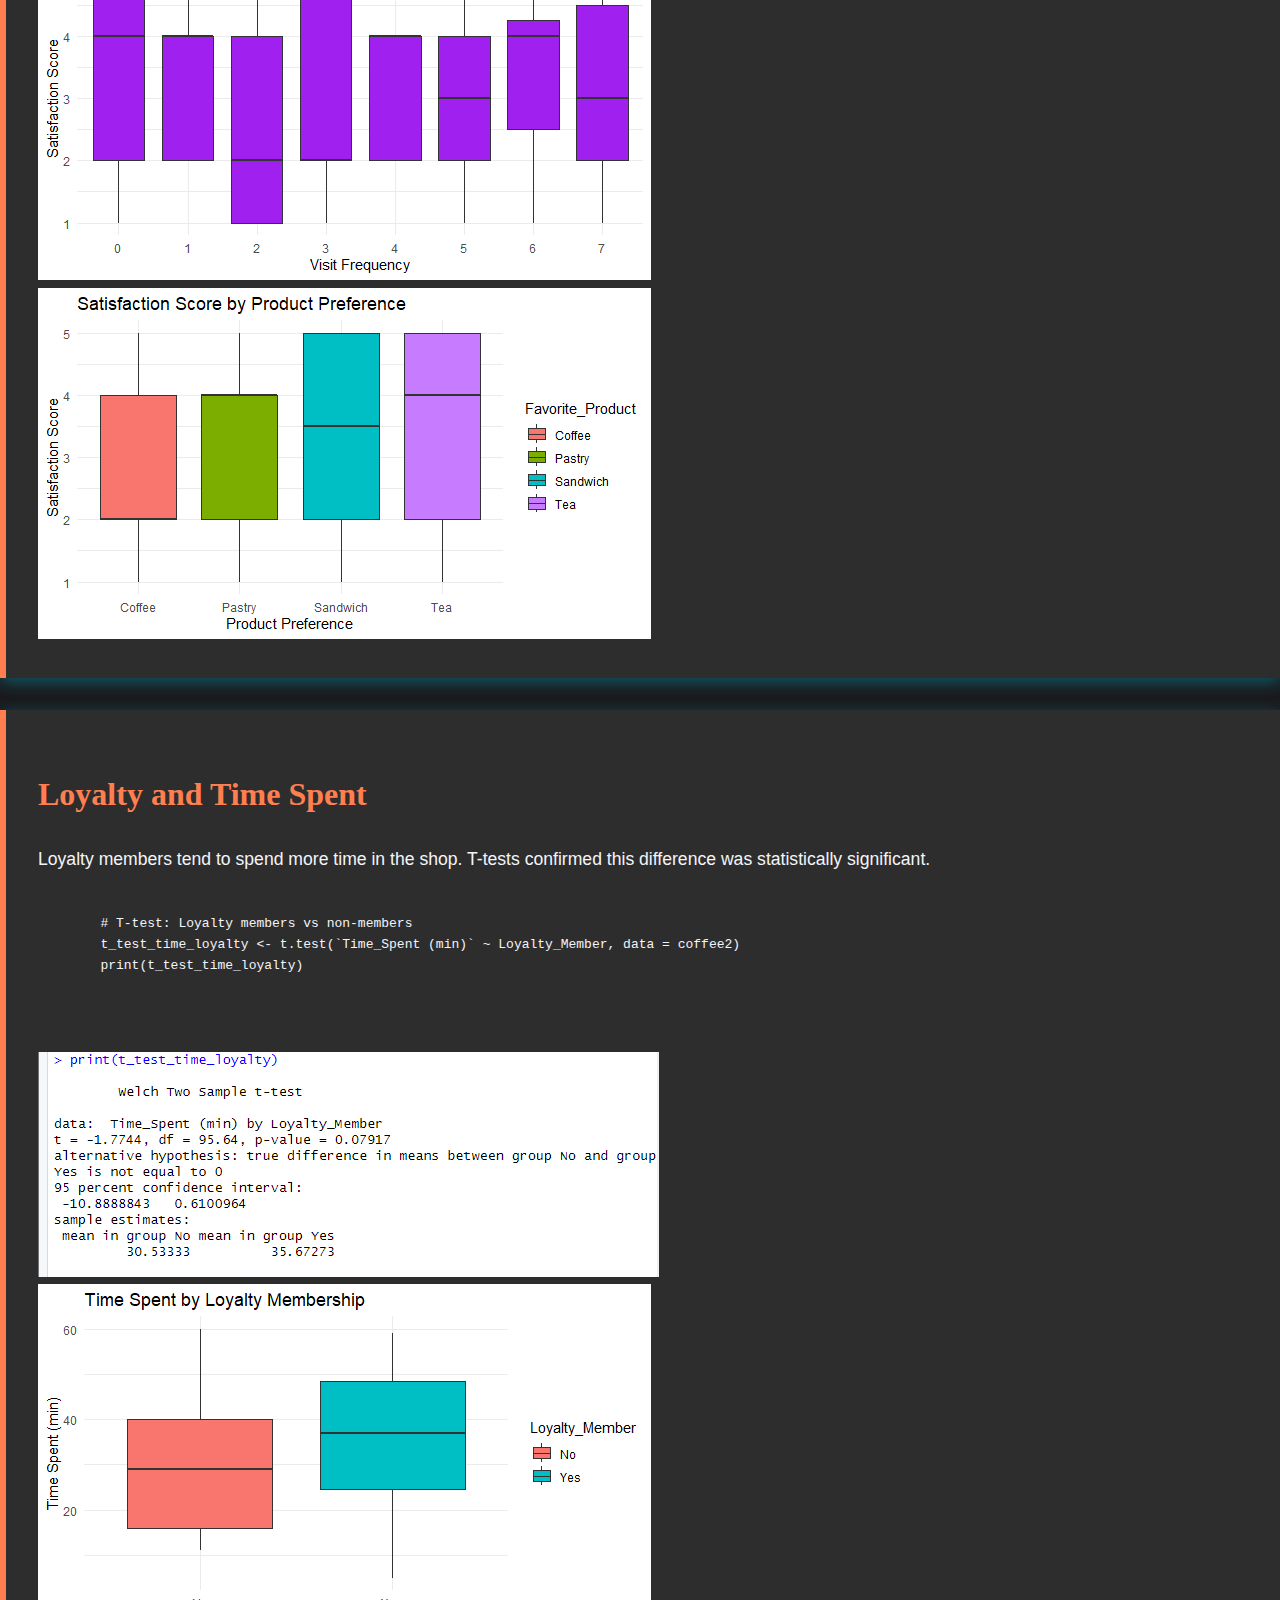
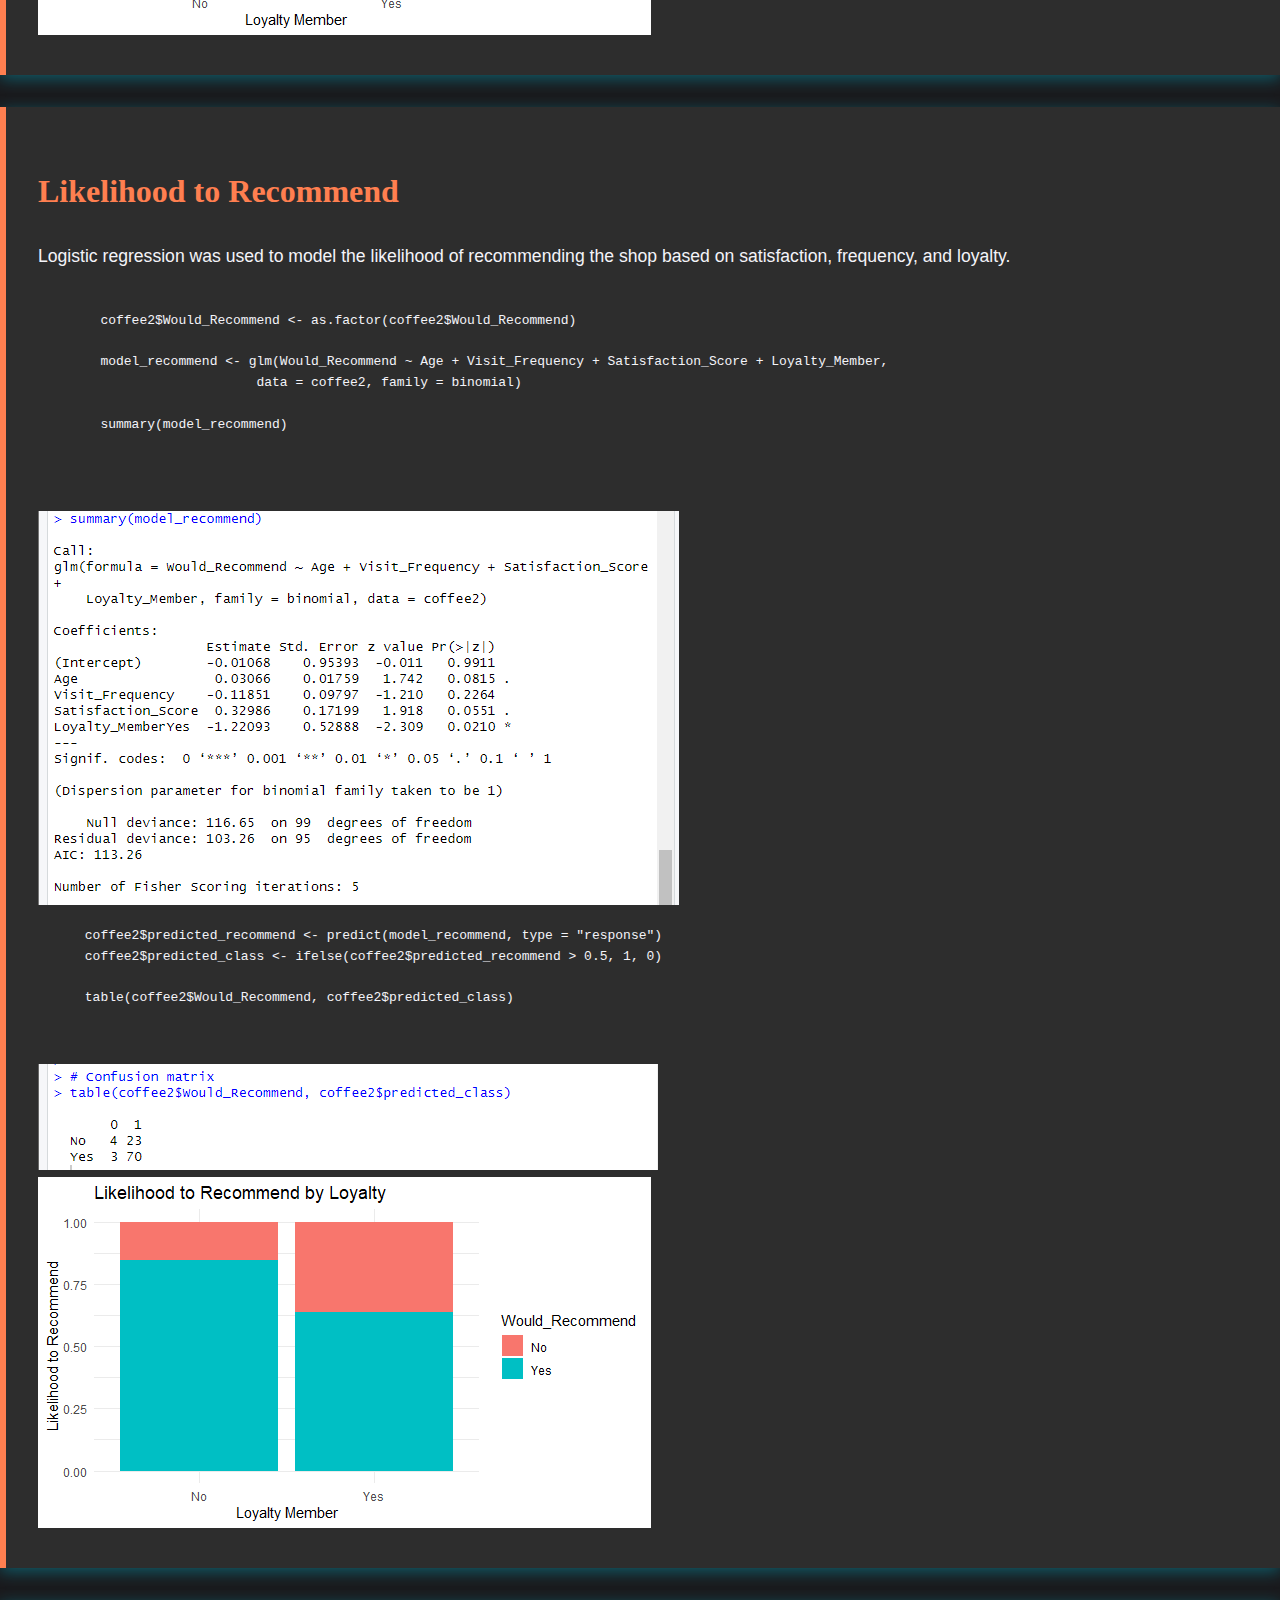
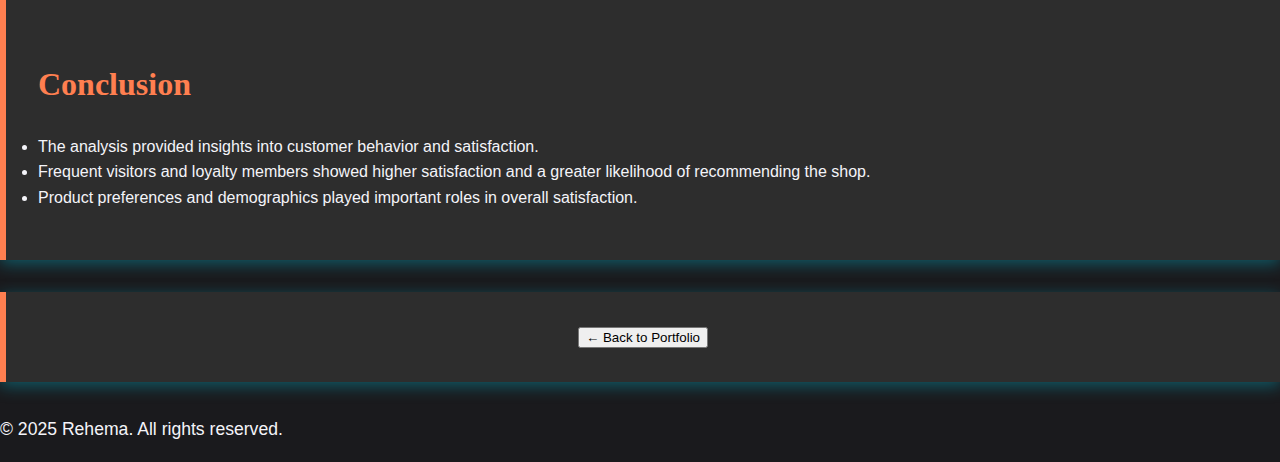
<file: r-project2.html>
<!DOCTYPE html>
<html lang="en">
<head>
  <meta charset="UTF-8">
  <title>Coffee Shop Analysis</title>
  <meta name="viewport" content="width=device-width, initial-scale=1">
  <link href="styles.css" rel="stylesheet"> 

    
</head>
<body>

  <h1>Coffee Shop Survey Analysis</h1>

  <section class="info-section project-box">
    <h2>Overview</h2>
    <p>This project analyzes data from a coffee shop customer survey. The goal was to understand customer demographics, product preferences, visit habits, satisfaction levels, and loyalty behaviors. R was used for data cleaning, descriptive statistics, visualizations, and statistical analysis.</p>
  </section>

  <section class="info-section project-box">
    <h3>Descriptive Statistics</h3>

    <pre><code class="language-r">
        mean(coffee2$Age, na.rm = TRUE)
        <p><b>The mean age for Customers is 40. </b></p>
    </code></pre>

    <pre><code class="language-r">
        gender_table <- table(coffee2$Gender)
        print(gender_table)

        # Gender percentages
        print(prop.table(gender_table) * 100)
    </code></pre>

    <img src="Gender.png" alt="Gender Percentages" />

    <div class="plot">
      <img src="Gender distribution.png" alt="Gender Distribution">
    </div>
  </section>

  <section class="info-section project-box">
    <h2>Product Preferences</h2>
    <p>Most customers preferred tea over other items. Product popularity was visualized using bar chart.</p>
    <pre><code class="language-r">
        table(coffee2$Favorite_Product)
        print(sort(table(coffee2$Favorite_Product), decreasing = TRUE))
    </code></pre>
    <img src="Products.png" alt="Product popularity table" />
    <div class="plot">
      <img src="Product popularity.png" alt="Product Popularity">
    </div>
  </section>

  <section class="info-section project-box">
    <h2>Visit Frequency Insights</h2>
    <p>Visit frequency was analyzed by gender and age group. Chi-square tests were conducted to test significance.</p>
    <pre><code class="language-r">
        # Gender
        visit_freq_gender <- table(coffee2$Gender, coffee2$Visit_Frequency)
        print(visit_freq_gender)
        
    </code></pre>
     <img src="Gender visit.png" alt="Gender visit Frequency" />
    <code><pre>
      gender_freg_test <- chisq.test(visit_freq_gender)
        print(gender_freg_test)

    </code></pre> 
     <img src="Gender chi.png" alt="Gender Chi test" />
    <div class="plot">
      <img src="Visit Freq by Gender.png" alt="Visit Frequency by Gender">
    </div>
    <pre><code class="language-r">
        # Age
        coffee2$Age_Group <- cut(coffee2$Age, 
                                breaks = c(0, 18, 30, 45, 60, Inf), 
                                labels = c("Teen", "Young Adult", "Adult", "Middle-Aged", "Senior"))
       
        visit_freq_age <- table(coffee2$Age_Group, coffee2$Visit_Frequency)
        print(visit_freq_age)
    </code></pre>
      <img src="Age Freq.png" alt="Age Frequency Visit" />
    <pre><code>
        age_freq_test <- chisq.test(visit_freq_age)
        print(age_freq_test)
  
    </code></pre>

    <img src="Age Chi.png" alt="Age Chi test" />

    
    <div class="plot">
      <img src="Visit Freq by Age Group.png" alt="Visit Frequency by Age Group">
    </div>
  </section>

  <section class="info-section project-box">
    <h2>Satisfaction Analysis</h2>
    <p>One-way ANOVA and boxplots were used to compare satisfaction across visit frequencies and product preferences.</p>
    <pre><code class="language-r">

        anova_freq_sat <- aov(Satisfaction_Score ~ Visit_Frequency, data = coffee2)
        summary(anova_freq_sat)

        
    </code></pre>
    <img src="Anova one.png" alt="One way ANOVA Visit Frequency">
    <div class="plot">
      <img src="Satisfaction vs Visit Freq.png" alt="Satisfaction by Visit Frequency">
    </div>
    <div class="plot">
      <img src="Satisfaction by product.png" alt="Satisfaction by Product">
    </div>
  </section>

  <section class="info-section project-box">
    <h2>Loyalty and Time Spent</h2>
    <p>Loyalty members tend to spend more time in the shop. T-tests confirmed this difference was statistically significant.</p>
    <pre><code class="language-r">
        # T-test: Loyalty members vs non-members
        t_test_time_loyalty <- t.test(`Time_Spent (min)` ~ Loyalty_Member, data = coffee2)
        print(t_test_time_loyalty)

       
    </code></pre>
    <img src ="t-test.png" alt="t-test time loyalty"/>
    <div class="plot">
      <img src="Time Spent VS Loyalty.png" alt="Time Spent by Loyalty Status">
    </div>
  </section>

  <section class="info-section project-box">
    <h2>Likelihood to Recommend</h2>
    <p>Logistic regression was used to model the likelihood of recommending the shop based on satisfaction, frequency, and loyalty.</p>
    <pre><code class="language-r">
        coffee2$Would_Recommend <- as.factor(coffee2$Would_Recommend)

        model_recommend <- glm(Would_Recommend ~ Age + Visit_Frequency + Satisfaction_Score + Loyalty_Member, 
                            data = coffee2, family = binomial)

        summary(model_recommend)

        
    </code></pre>
    <img src="Recommend.png" alt="Likelihood to Recommend by Loyalty">
    <code><pre>
      coffee2$predicted_recommend <- predict(model_recommend, type = "response")
      coffee2$predicted_class <- ifelse(coffee2$predicted_recommend > 0.5, 1, 0)

      table(coffee2$Would_Recommend, coffee2$predicted_class)

    </pre></code>
    <img src="matrix.png" alt="Confusion Matrix">
    <div class="plot">
      <img src="Likelihood to recommend by Loyalty.png" alt="Likelihood to Recommend by Loyalty">
    </div>
  </section>

  <section class="info-section project-box">
    <h2>Conclusion</h2>
    <p><li>The analysis provided insights into customer behavior and satisfaction. </li>
      <li>Frequent visitors and loyalty members showed higher satisfaction and a greater likelihood of recommending the shop.</li>
      <li>Product preferences and demographics played important roles in overall satisfaction.</li></p>
  </section>

  <!-- Back Button -->
  <div class="info-section" style="text-align: center; margin-top: 2rem;">
    <button onclick="window.location.href='index.html'" class="btn">← Back to Portfolio</button>
  </div>

  <footer>
        <p>&copy; 2025 Rehema. All rights reserved.</p>
    </footer>

</body>
</html>
</file>
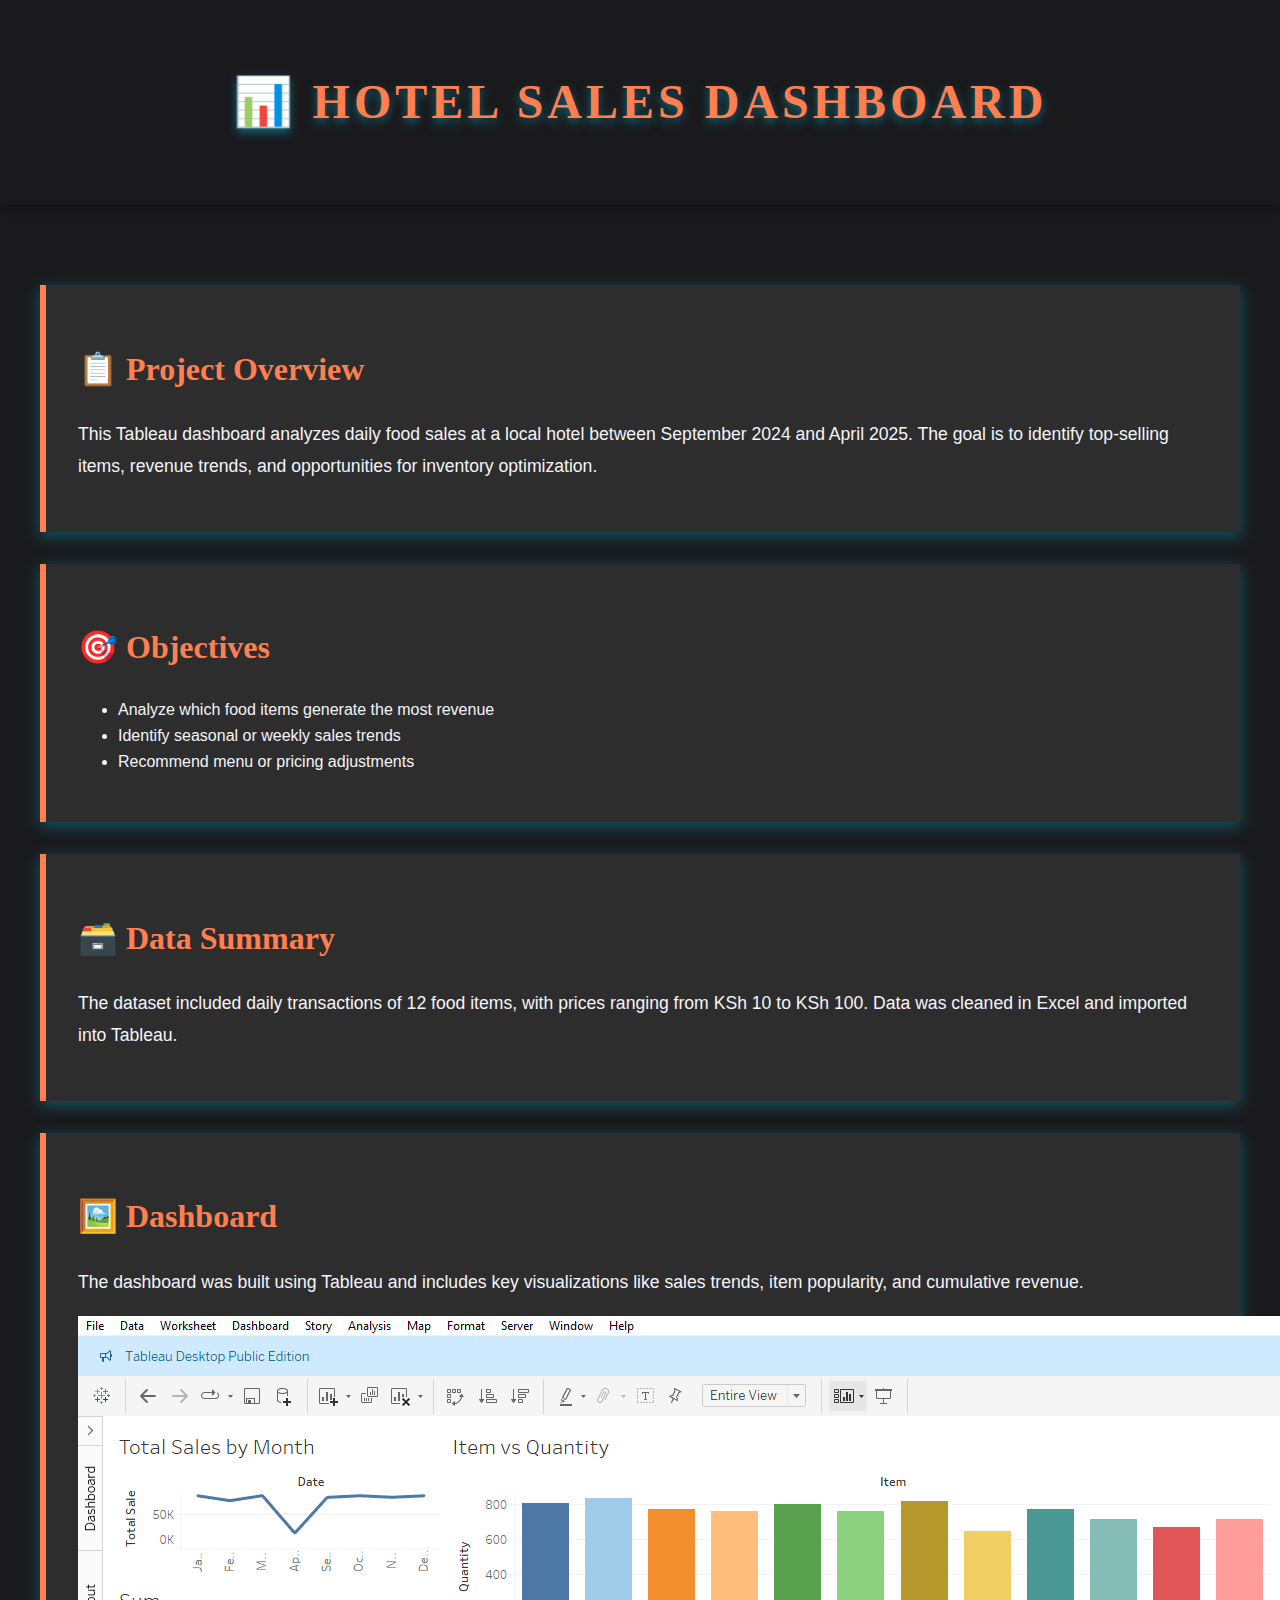
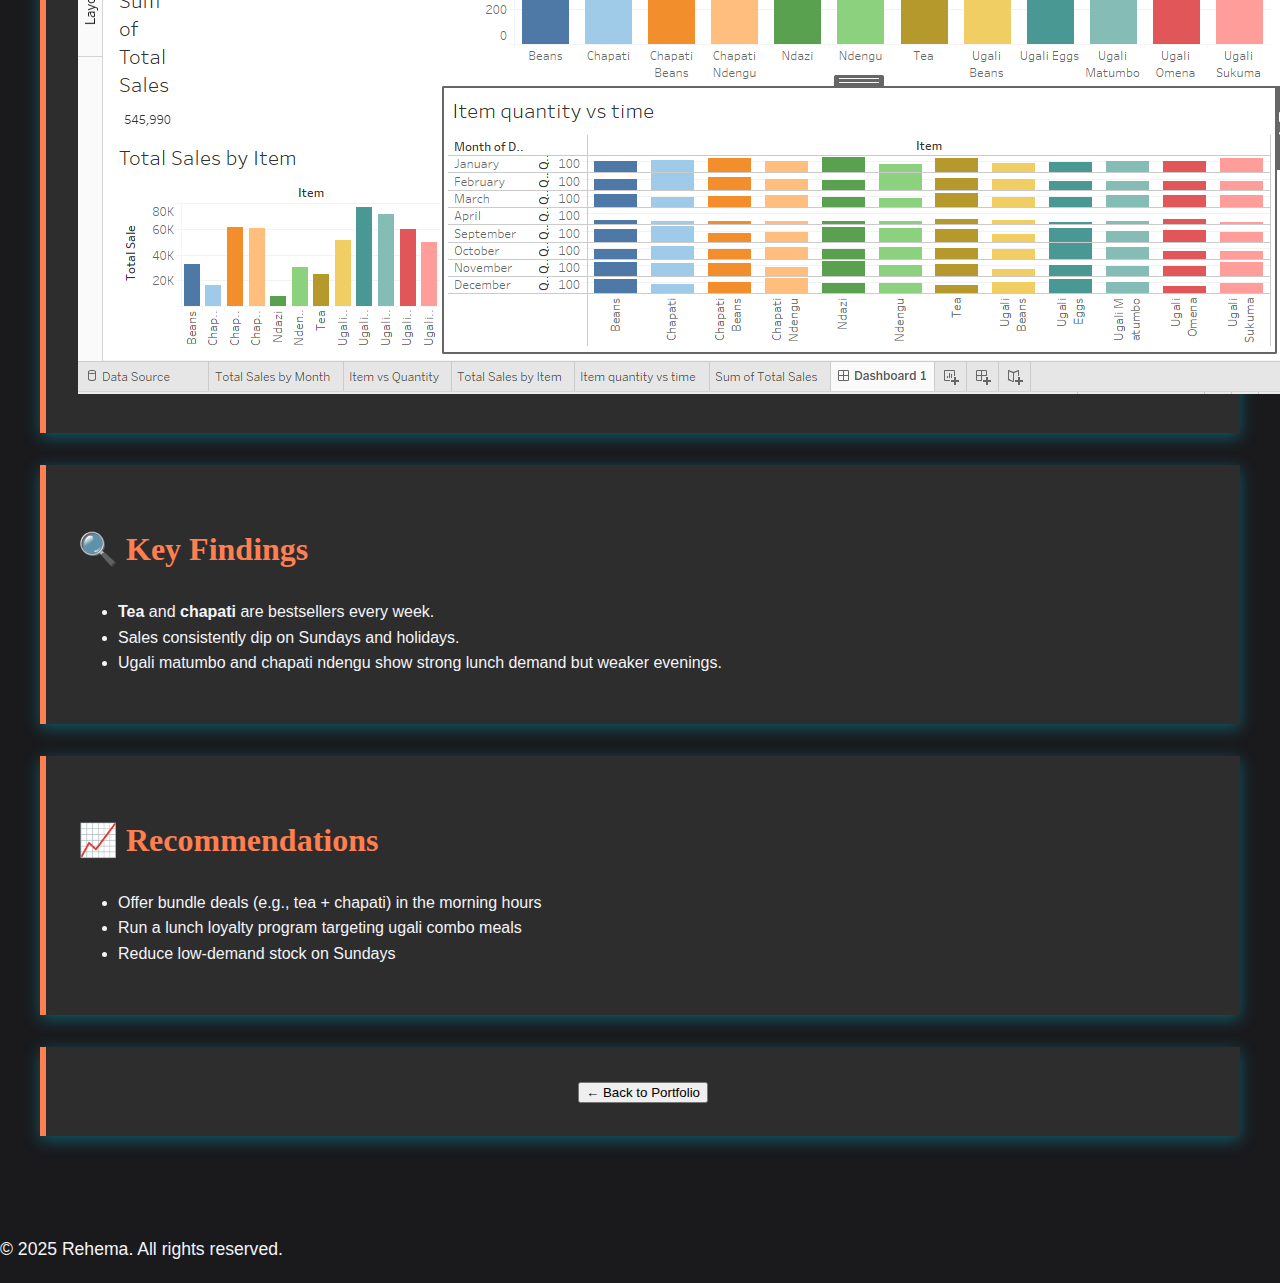
<file: tableau-project1.html>
<!DOCTYPE html>
<html lang="en">
<head>
  <meta charset="UTF-8" />
  <meta name="viewport" content="width=device-width, initial-scale=1.0"/>
  <title>Hotel Sales Dashboard – Tableau</title>
  <link rel="stylesheet" href="styles.css" />
</head>
<body>

  <!-- Header -->
  <header>
    <h1>📊 Hotel Sales Dashboard</h1>
  </header>

  <main>

    <!-- Project Overview -->
    <section class="info-section project-box">
      <h2>📋 Project Overview</h2>
      <p>This Tableau dashboard analyzes daily food sales at a local hotel between September 2024 and April 2025. The goal is to identify top-selling items, revenue trends, and opportunities for inventory optimization.</p>
    </section>

    <section class="info-section project-box">
        <h2>🎯 Objectives</h2>
        <ul>
            <li>Analyze which food items generate the most revenue</li>
            <li>Identify seasonal or weekly sales trends</li>
            <li>Recommend menu or pricing adjustments</li>
        </ul>
    </section>

    <section class="info-section project-box">
        <h2>🗃️ Data Summary</h2>
        <p>
            The dataset included daily transactions of 12 food items, with prices ranging from KSh 10 to KSh 100. Data was cleaned in Excel and imported into Tableau.
        </p>
    </section>

    <!-- Dashboard Screenshot -->
    <section class="info-section project-box">
      <h2>🖼️ Dashboard</h2>
      <p>The dashboard was built using Tableau  and includes key visualizations like  sales trends, item popularity, and cumulative revenue.</p>
      <img src="Hotel dashboard.png" alt="Hotel Sales Dashboard in Tableau" class="dashboard-img" />
    </section>

    

    

    

    
    <section class="info-section project-box">
        <h2>🔍 Key Findings</h2>
        <ul>
            <li><strong>Tea</strong> and <strong>chapati</strong> are bestsellers every week.</li>
            <li>Sales consistently dip on Sundays and holidays.</li>
            <li>Ugali matumbo and chapati ndengu show strong lunch demand but weaker evenings.</li>
        </ul>
    </section>

    <section class="info-section project-box">
        <h2>📈 Recommendations</h2>
        <ul>
            <li>Offer bundle deals (e.g., tea + chapati) in the morning hours</li>
            <li>Run a lunch loyalty program targeting ugali combo meals</li>
            <li>Reduce low-demand stock on Sundays</li>
        </ul>
    </section>

    


    <!-- Back to Portfolio -->
    <div class="info-section" style="text-align: center; margin-top: 2rem;">
      <button onclick="window.location.href='index.html'" class="btn">← Back to Portfolio</button>
    </div>

  </main>

  <footer>
    <p>&copy; 2025 Rehema. All rights reserved.</p>
  </footer>

</body>
</html>
</file>
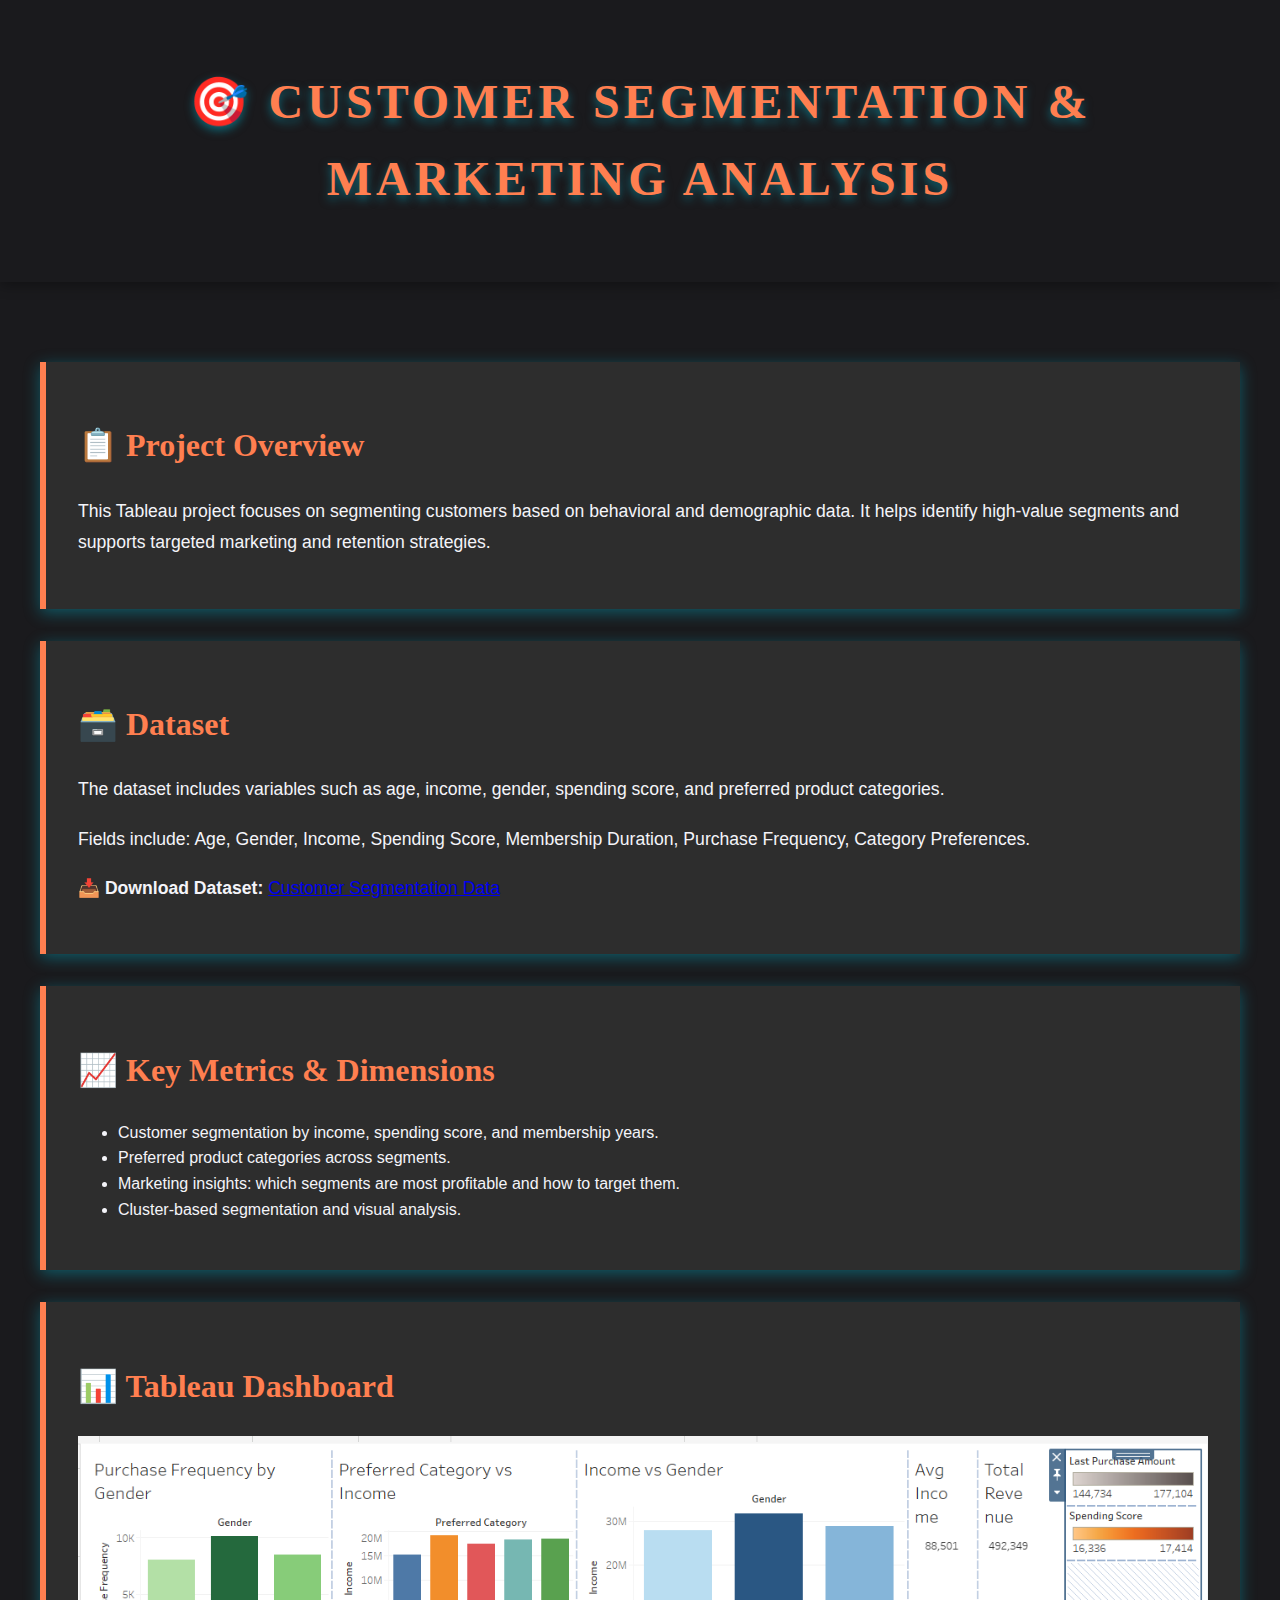
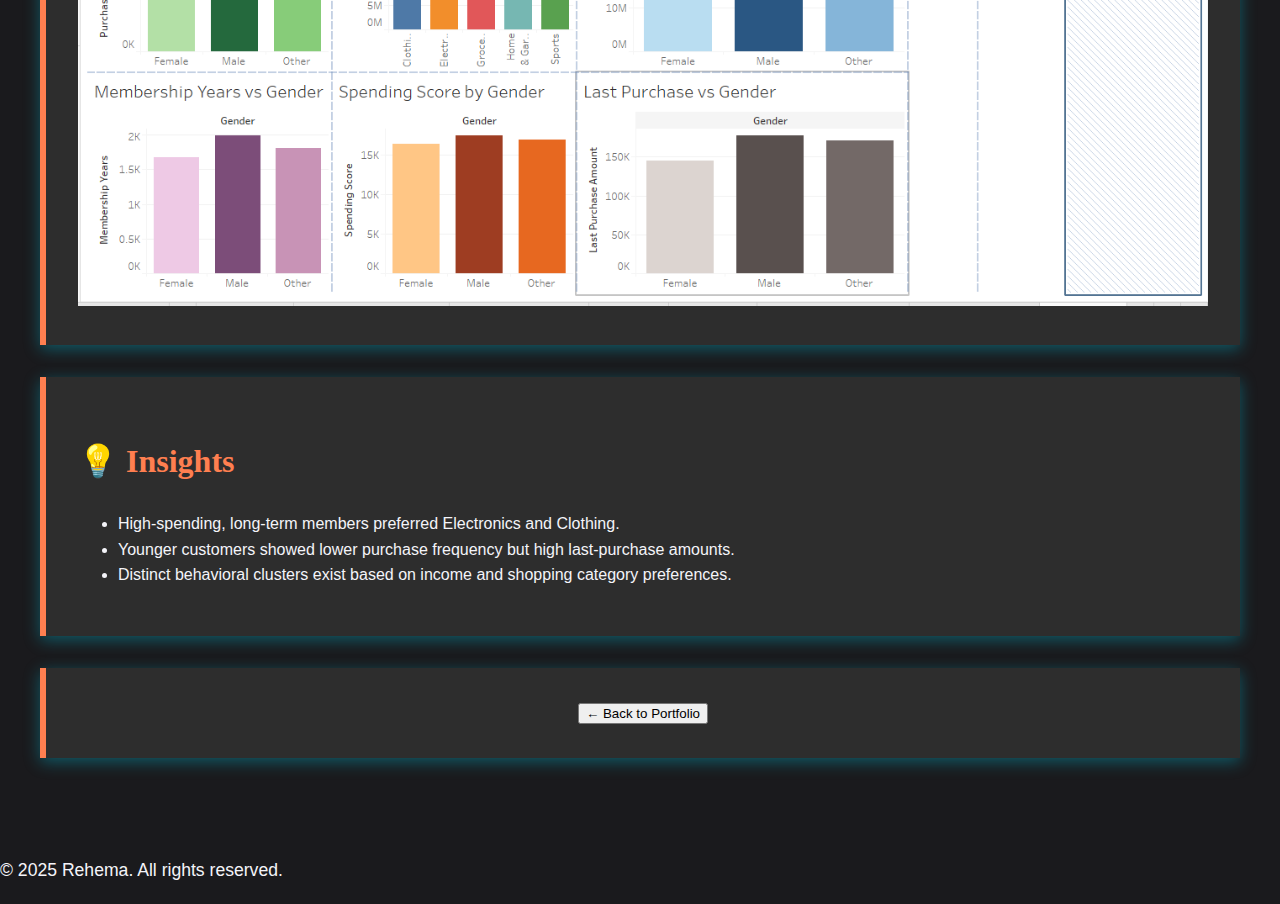
<file: tableau-project2.html>
<!DOCTYPE html>
<html lang="en">
<head>
    <meta charset="UTF-8">
    <meta name="viewport" content="width=device-width, initial-scale=1.0">
    <title>🎯 Customer Segmentation Dashboard</title>
    <link rel="stylesheet" href="styles.css" />
</head>
<body>

    <!-- Header -->
    <header>
        <h1>🎯 Customer Segmentation & Marketing Analysis</h1>
    </header>

    <main>

        <!-- Project Overview -->
        <section class="info-section project-box">
            <h2>📋 Project Overview</h2>
            <p>
                This Tableau project focuses on segmenting customers based on behavioral and demographic data. 
                It helps identify high-value segments and supports targeted marketing and retention strategies.
            </p>
        </section>

        <!-- Dataset -->
        <section class="info-section project-box">
            <h2>🗃️ Dataset</h2>
            <p>The dataset includes variables such as age, income, gender, spending score, and preferred product categories.</p>
            <p>Fields include: Age, Gender, Income, Spending Score, Membership Duration, Purchase Frequency, Category Preferences.</p>

            <p>
                📥 <strong>Download Dataset:</strong> 
                    <a href="https://www.kaggle.com/datasets/fahmidachowdhury/customer-segmentation-data-for-marketing-analysis" download>Customer Segmentation Data</a>
            </p>

        </section>

        <!-- Key Metrics -->
        <section class="info-section project-box">
            <h2>📈 Key Metrics & Dimensions</h2>
            <ul>
                <li>Customer segmentation by income, spending score, and membership years.</li>
                <li>Preferred product categories across segments.</li>
                <li>Marketing insights: which segments are most profitable and how to target them.</li>
                <li>Cluster-based segmentation and visual analysis.</li>
            </ul>
        </section>

        <!-- Dashboard -->
        <section class="info-section project-box">
            <h2>📊 Tableau Dashboard</h2>
            <img src="Seg Dashboard.png" alt="Customer Segmentation Dashboard" style="width: 100%; max-width: 2000px;" />
        </section>

        <!-- Insights -->
        <section class="info-section project-box">
            <h2>💡 Insights</h2>
            <ul>
                <li>High-spending, long-term members preferred Electronics and Clothing.</li>
                <li>Younger customers showed lower purchase frequency but high last-purchase amounts.</li>
                <li>Distinct behavioral clusters exist based on income and shopping category preferences.</li>
            </ul>
        </section>

        <!-- Back Button -->
        <div class="info-section" style="text-align: center; margin-top: 2rem;">
            <button onclick="window.location.href='index.html'" class="btn">← Back to Portfolio</button>
        </div>

    </main>

    <footer>
        <p>&copy; 2025 Rehema. All rights reserved.</p>
    </footer>

</body>
</html>
</file>
<file: styles.css>
/* Root Variables */
:root {
    --bg-color: #1a1a1d; /* Dark background for contrast */
    --accent-color: #00b8d4; /* Bold turquoise for creative energy */
    --highlight-color: #ff7f50; /* Orange for pop accents */
    --text-color: #f4f4f9; /* Soft off-white for readability */
    --heading-font: 'Roboto Slab', serif;
    --body-font: 'Open Sans', sans-serif;
  }
  
  body {
    margin: 0;
    padding: 0;
    font-family: var(--body-font);
    background-color: var(--bg-color);
    color: var(--text-color);
    line-height: 1.6;
  }
  
  /* Header */
  header {
    padding: 2rem;
    text-align: center;
    background-color: var(--bg-color);
    box-shadow: 0 4px 12px rgba(0, 0, 0, 0.3);
  }
  
  h1 {
    font-family: var(--heading-font);
    font-size: 3rem;
    color: var(--highlight-color);
    text-transform: uppercase;
    letter-spacing: 4px;
    text-shadow: 0 4px 10px rgba(0, 184, 212, 0.5);
  }
  
  nav {
    display: flex;
    justify-content: center;
    gap: 2rem;
    margin-top: 1rem;
  }
  
  nav a {
    color: var(--text-color);
    font-weight: 600;
    text-decoration: none;
    padding: 0.7rem 1.2rem;
    position: relative;
    border-radius: 4px;
    transition: background-color 0.3s, transform 0.3s;
  }
  
  nav a:hover {
    background-color: var(--highlight-color);
    color: var(--bg-color);
    transform: scale(1.05);
  }
  
  nav a::after {
    content: '';
    position: absolute;
    width: 0%;
    height: 2px;
    bottom: 0;
    left: 50%;
    background-color: var(--accent-color);
    transition: width 0.3s ease, left 0.3s ease;
  }
  
  nav a:hover::after {
    width: 100%;
    left: 0;
  }
  
  /* Main Content */
  main {
    padding: 3rem 1.5rem;
    max-width: 1200px;
    margin: 0 auto;
  }
  
  .info-section, .project-section {
    background-color: #2d2d2d;
    padding: 2rem;
    margin: 2rem 0;
    border-left: 6px solid var(--highlight-color);
    box-shadow: 0 4px 15px rgba(0, 184, 212, 0.4);
    transition: transform 0.3s ease, box-shadow 0.3s ease;
  }
  
  .info-section:hover, .project-section:hover {
    transform: translateY(-10px);
    box-shadow: 0 6px 25px rgba(0, 184, 212, 0.6);
  }
  
  h2 {
    font-family: var(--heading-font);
    font-size: 2rem;
    color: var(--highlight-color);
    margin-bottom: 1.5rem;
  }
  
  p {
    font-size: 1.1rem;
    color: var(--text-color);
    line-height: 1.8;
  }
  
  .project-container {
    display: grid;
    grid-template-columns: repeat(auto-fill, minmax(250px, 1fr));
    gap: 1.5rem;
    margin-top: 1.5rem;
  }
  
  /* Contact Section */
  .contact-list {
    list-style: none;
    padding: 0;
  }
  
  .contact-list li {
    margin: 1rem 0;
  }
  
  .contact-list a {
    color: var(--accent-color);
    text-decoration: none;
    font-weight: bold;
    transition: color 0.3s ease;
  }
  
  .contact-list a:hover {
    color: var(--highlight-color);
  }
  
  /* Back to Top Button */
  #backToTop {
    position: fixed;
    bottom: 30px;
    right: 30px;
    background-color: var(--highlight-color);
    color: var(--bg-color);
    border: none;
    border-radius: 50%;
    width: 60px;
    height: 60px;
    font-size: 1.5rem;
    display: none;
    z-index: 1000;
    transition: transform 0.3s ease-in-out;
  }
  
  #backToTop:hover {
    background-color: var(--accent-color);
    transform: scale(1.1);
  }

.contact-icons a:hover {
  transform: scale(1.2);
  transition: transform 0.3s ease;
}
</file>
